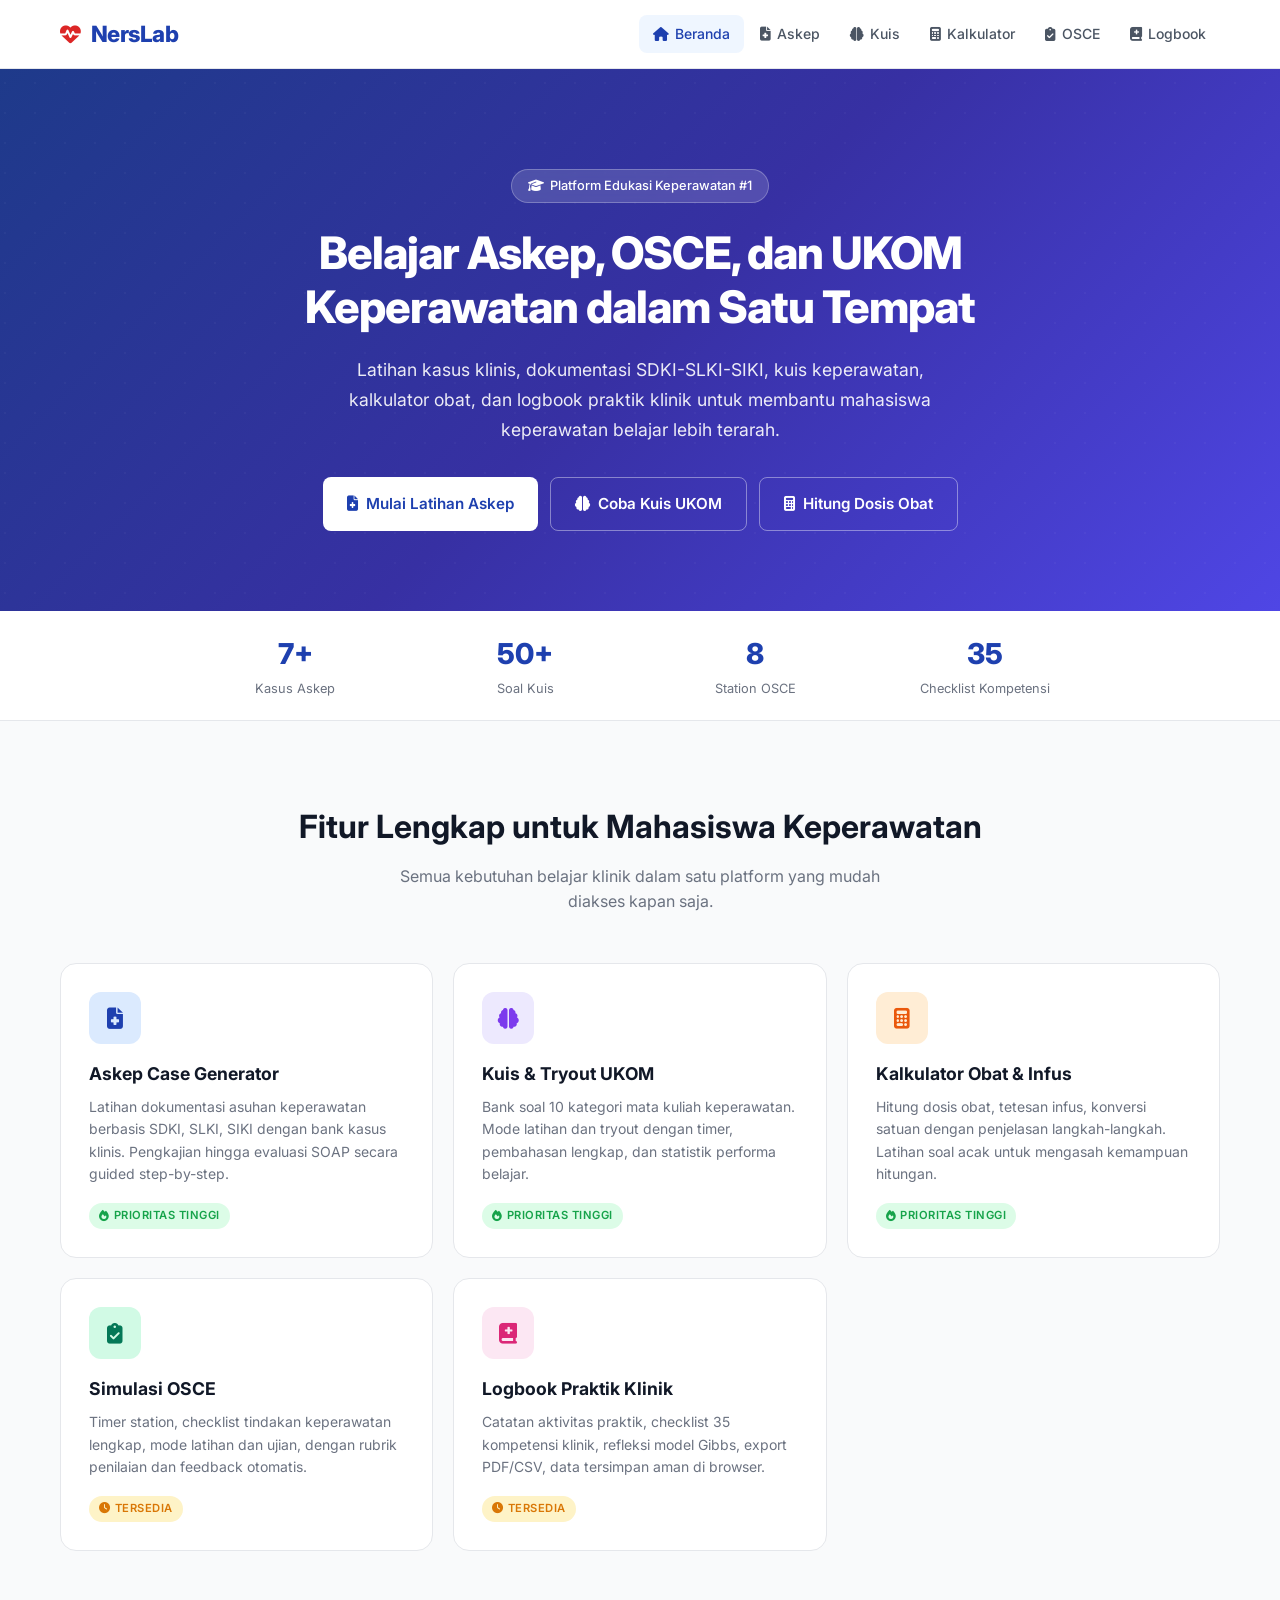
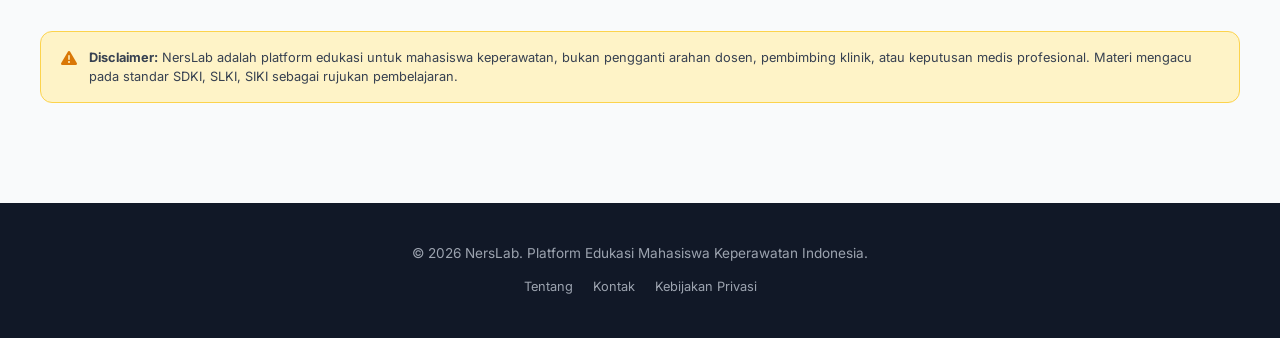
<file: index.html>
<!DOCTYPE html>
<html lang="id">
<head>
    <meta charset="UTF-8">
    <meta name="viewport" content="width=device-width, initial-scale=1.0">
    <title>NersLab - Platform Belajar Keperawatan Indonesia</title>
    <link rel="stylesheet" href="css/styles.css">
    <link rel="stylesheet" href="https://cdnjs.cloudflare.com/ajax/libs/font-awesome/6.4.0/css/all.min.css">
    <link href="https://fonts.googleapis.com/css2?family=Inter:wght@400;500;600;700;800&display=swap" rel="stylesheet">
</head>
<body>
    <nav class="navbar">
        <div class="nav-container">
            <a href="index.html" class="nav-logo">
                <i class="fas fa-heartbeat"></i> NersLab
            </a>
            <button class="nav-toggle" id="navToggle">
                <i class="fas fa-bars"></i>
            </button>
            <ul class="nav-menu" id="navMenu">
                <li><a href="index.html" class="nav-link active"><i class="fas fa-home"></i> Beranda</a></li>
                <li><a href="pages/askep.html" class="nav-link"><i class="fas fa-file-medical"></i> Askep</a></li>
                <li><a href="pages/kuis.html" class="nav-link"><i class="fas fa-brain"></i> Kuis</a></li>

                <li><a href="pages/kalkulator.html" class="nav-link"><i class="fas fa-calculator"></i> Kalkulator</a></li>
                <li><a href="pages/osce.html" class="nav-link"><i class="fas fa-clipboard-check"></i> OSCE</a></li>
                <li><a href="pages/logbook.html" class="nav-link"><i class="fas fa-book-medical"></i> Logbook</a></li>
            </ul>
        </div>
    </nav>

    <main class="hero">
        <div class="hero-content">
            <div class="hero-badge"><i class="fas fa-graduation-cap"></i> Platform Edukasi Keperawatan #1</div>
            <h1>Belajar Askep, OSCE, dan UKOM Keperawatan dalam Satu Tempat</h1>
            <p class="hero-subtitle">Latihan kasus klinis, dokumentasi SDKI-SLKI-SIKI, kuis keperawatan, kalkulator obat, dan logbook praktik klinik untuk membantu mahasiswa keperawatan belajar lebih terarah.</p>
            <div class="hero-cta">
                <a href="pages/askep.html" class="btn btn-white btn-lg"><i class="fas fa-file-medical"></i> Mulai Latihan Askep</a>
                <a href="pages/kuis.html" class="btn btn-outline btn-lg" style="border-color:rgba(255,255,255,0.4);color:#fff;"><i class="fas fa-brain"></i> Coba Kuis UKOM</a>
                <a href="pages/kalkulator.html" class="btn btn-outline btn-lg" style="border-color:rgba(255,255,255,0.4);color:#fff;"><i class="fas fa-calculator"></i> Hitung Dosis Obat</a>
            </div>
        </div>
    </main>


    <section class="stats-bar">
        <div class="stats-grid">
            <div class="stat-item">
                <div class="stat-number">7+</div>
                <div class="stat-label">Kasus Askep</div>
            </div>
            <div class="stat-item">
                <div class="stat-number">50+</div>
                <div class="stat-label">Soal Kuis</div>
            </div>
            <div class="stat-item">
                <div class="stat-number">8</div>
                <div class="stat-label">Station OSCE</div>
            </div>
            <div class="stat-item">
                <div class="stat-number">35</div>
                <div class="stat-label">Checklist Kompetensi</div>
            </div>
        </div>
    </section>

    <section class="features">
        <div class="container">
            <div class="section-header">
                <h2>Fitur Lengkap untuk Mahasiswa Keperawatan</h2>
                <p>Semua kebutuhan belajar klinik dalam satu platform yang mudah diakses kapan saja.</p>
            </div>
            <div class="feature-grid">
                <a href="pages/askep.html" class="feature-card">
                    <div class="feature-icon icon-blue"><i class="fas fa-file-medical"></i></div>
                    <h3>Askep Case Generator</h3>
                    <p>Latihan dokumentasi asuhan keperawatan berbasis SDKI, SLKI, SIKI dengan bank kasus klinis. Pengkajian hingga evaluasi SOAP secara guided step-by-step.</p>
                    <span class="feature-tag tag-high"><i class="fas fa-fire"></i> Prioritas Tinggi</span>
                </a>
                <a href="pages/kuis.html" class="feature-card">
                    <div class="feature-icon icon-purple"><i class="fas fa-brain"></i></div>
                    <h3>Kuis & Tryout UKOM</h3>
                    <p>Bank soal 10 kategori mata kuliah keperawatan. Mode latihan dan tryout dengan timer, pembahasan lengkap, dan statistik performa belajar.</p>
                    <span class="feature-tag tag-high"><i class="fas fa-fire"></i> Prioritas Tinggi</span>
                </a>

                <a href="pages/kalkulator.html" class="feature-card">
                    <div class="feature-icon icon-orange"><i class="fas fa-calculator"></i></div>
                    <h3>Kalkulator Obat & Infus</h3>
                    <p>Hitung dosis obat, tetesan infus, konversi satuan dengan penjelasan langkah-langkah. Latihan soal acak untuk mengasah kemampuan hitungan.</p>
                    <span class="feature-tag tag-high"><i class="fas fa-fire"></i> Prioritas Tinggi</span>
                </a>
                <a href="pages/osce.html" class="feature-card">
                    <div class="feature-icon icon-green"><i class="fas fa-clipboard-check"></i></div>
                    <h3>Simulasi OSCE</h3>
                    <p>Timer station, checklist tindakan keperawatan lengkap, mode latihan dan ujian, dengan rubrik penilaian dan feedback otomatis.</p>
                    <span class="feature-tag tag-med"><i class="fas fa-clock"></i> Tersedia</span>
                </a>
                <a href="pages/logbook.html" class="feature-card">
                    <div class="feature-icon icon-pink"><i class="fas fa-book-medical"></i></div>
                    <h3>Logbook Praktik Klinik</h3>
                    <p>Catatan aktivitas praktik, checklist 35 kompetensi klinik, refleksi model Gibbs, export PDF/CSV, data tersimpan aman di browser.</p>
                    <span class="feature-tag tag-med"><i class="fas fa-clock"></i> Tersedia</span>
                </a>
            </div>
        </div>
    </section>

    <section style="padding:0 20px 60px;">
        <div class="disclaimer">
            <i class="fas fa-exclamation-triangle"></i>
            <p><strong>Disclaimer:</strong> NersLab adalah platform edukasi untuk mahasiswa keperawatan, bukan pengganti arahan dosen, pembimbing klinik, atau keputusan medis profesional. Materi mengacu pada standar SDKI, SLKI, SIKI sebagai rujukan pembelajaran.</p>
        </div>
    </section>

    <footer class="footer">
        <div class="container">
            <p>&copy; 2026 NersLab. Platform Edukasi Mahasiswa Keperawatan Indonesia.</p>
            <div class="footer-links">
                <a href="#">Tentang</a>
                <a href="#">Kontak</a>
                <a href="#">Kebijakan Privasi</a>
            </div>
        </div>
    </footer>

    <script>
        document.getElementById('navToggle').addEventListener('click', () => {
            document.getElementById('navMenu').classList.toggle('active');
        });
    </script>
</body>
</html>
</file>
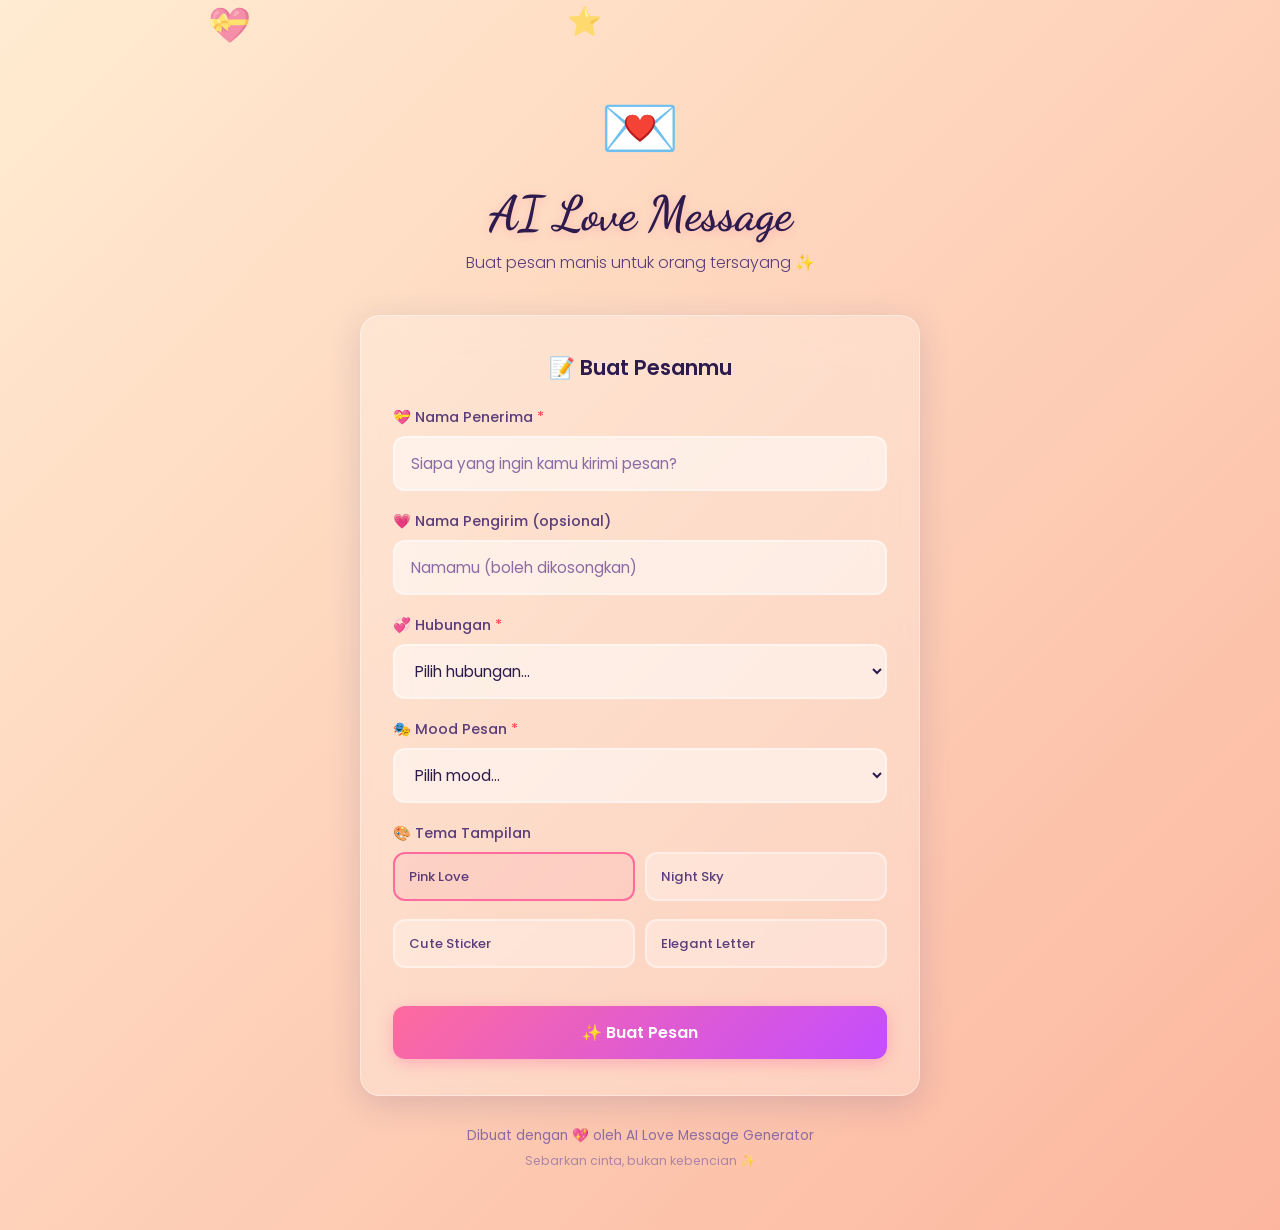
<file: ai-love-message/index.html>
<!DOCTYPE html>
<html lang="id">
<head>
    <meta charset="UTF-8">
    <meta name="viewport" content="width=device-width, initial-scale=1.0">
    <title>AI Love Message Generator 💌</title>
    <link rel="stylesheet" href="styles.css">
    <link rel="preconnect" href="https://fonts.googleapis.com">
    <link rel="preconnect" href="https://fonts.gstatic.com" crossorigin>
    <link href="https://fonts.googleapis.com/css2?family=Poppins:wght@300;400;500;600;700&family=Dancing+Script:wght@500;700&display=swap" rel="stylesheet">
    <meta name="description" content="Buat pesan romantis, lucu, dan manis untuk orang tersayang dengan bantuan AI. Bagikan cinta lewat kata-kata indah.">
    <meta property="og:title" content="AI Love Message Generator 💌">
    <meta property="og:description" content="Ada pesan spesial untukmu dari seseorang yang sayang kamu 💕">
    <meta property="og:type" content="website">
</head>
<body>
    <!-- Floating Hearts Animation -->
    <div class="floating-elements" id="floatingElements"></div>

    <!-- Main Container -->
    <div class="container">
        <!-- Header -->
        <header class="header">
            <div class="logo">💌</div>
            <h1 class="title">AI Love Message</h1>
            <p class="subtitle">Buat pesan manis untuk orang tersayang ✨</p>
        </header>

        <!-- Form Section -->
        <section class="form-section" id="formSection">
            <div class="card glass-card">
                <h2 class="card-title">📝 Buat Pesanmu</h2>
                <form id="messageForm" novalidate>
                    <!-- Nama Penerima -->
                    <div class="form-group">
                        <label for="recipientName">💝 Nama Penerima <span class="required">*</span></label>
                        <input type="text" id="recipientName" name="recipientName" placeholder="Siapa yang ingin kamu kirimi pesan?" maxlength="50" required>
                        <span class="error-msg" id="errorRecipient">Nama penerima wajib diisi ya 💕</span>
                    </div>

                    <!-- Nama Pengirim -->
                    <div class="form-group">
                        <label for="senderName">💗 Nama Pengirim (opsional)</label>
                        <input type="text" id="senderName" name="senderName" placeholder="Namamu (boleh dikosongkan)" maxlength="50">
                    </div>

                    <!-- Hubungan -->
                    <div class="form-group">
                        <label for="relationship">💞 Hubungan <span class="required">*</span></label>
                        <select id="relationship" name="relationship" required>
                            <option value="">Pilih hubungan...</option>
                            <option value="Pasangan">💑 Pasangan</option>
                            <option value="Sahabat">👯 Sahabat</option>
                            <option value="Crush">😍 Crush</option>
                            <option value="Keluarga">👨‍👩‍👧 Keluarga</option>
                            <option value="Teman Dekat">🤝 Teman Dekat</option>
                        </select>
                        <span class="error-msg" id="errorRelationship">Pilih hubungan dulu ya 💫</span>
                    </div>

                    <!-- Mood Pesan -->
                    <div class="form-group">
                        <label for="mood">🎭 Mood Pesan <span class="required">*</span></label>
                        <select id="mood" name="mood" required>
                            <option value="">Pilih mood...</option>
                            <option value="Romantis">🥰 Romantis</option>
                            <option value="Lucu">😂 Lucu</option>
                            <option value="Bucin">🥺 Bucin</option>
                            <option value="Minta Maaf">🙏 Minta Maaf</option>
                            <option value="Semangat">💪 Semangat</option>
                            <option value="Ulang Tahun">🎂 Ulang Tahun</option>
                            <option value="Kangen">💭 Kangen</option>
                        </select>
                        <span class="error-msg" id="errorMood">Pilih mood pesan dulu ya ✨</span>
                    </div>

                    <!-- Tema Tampilan -->
                    <div class="form-group">
                        <label>🎨 Tema Tampilan</label>
                        <div class="theme-options">
                            <label class="theme-option active" data-theme="Pink Love">
                                <input type="radio" name="theme" value="Pink Love" checked>
                                <span class="theme-preview pink-love"></span>
                                <span class="theme-name">Pink Love</span>
                            </label>
                            <label class="theme-option" data-theme="Night Sky">
                                <input type="radio" name="theme" value="Night Sky">
                                <span class="theme-preview night-sky"></span>
                                <span class="theme-name">Night Sky</span>
                            </label>
                            <label class="theme-option" data-theme="Cute Sticker">
                                <input type="radio" name="theme" value="Cute Sticker">
                                <span class="theme-preview cute-sticker"></span>
                                <span class="theme-name">Cute Sticker</span>
                            </label>
                            <label class="theme-option" data-theme="Elegant Letter">
                                <input type="radio" name="theme" value="Elegant Letter">
                                <span class="theme-preview elegant-letter"></span>
                                <span class="theme-name">Elegant Letter</span>
                            </label>
                        </div>
                    </div>

                    <!-- Submit Button -->
                    <button type="submit" class="btn btn-primary" id="btnGenerate">
                        <span class="btn-text">✨ Buat Pesan</span>
                        <span class="btn-loading" style="display:none;">
                            <span class="spinner"></span> Membuat pesan...
                        </span>
                    </button>
                </form>
            </div>
        </section>

        <!-- Loading Section -->
        <section class="loading-section" id="loadingSection" style="display:none;">
            <div class="card glass-card loading-card">
                <div class="loading-animation">
                    <div class="heart-beat">💝</div>
                    <p class="loading-text">Sedang merangkai kata-kata indah untukmu...</p>
                    <div class="loading-dots">
                        <span></span><span></span><span></span>
                    </div>
                </div>
            </div>
        </section>

        <!-- Result Section -->
        <section class="result-section" id="resultSection" style="display:none;">
            <div class="card glass-card result-card" id="resultCard">
                <div class="result-decoration">
                    <span>✨</span>
                    <span>✨</span>
                </div>
                <h2 class="result-title" id="resultTitle">Untuk Kamu</h2>
                <p class="result-opening" id="resultOpening">Opening text...</p>
                <div class="result-message" id="resultMessage">
                    <p>Main message...</p>
                </div>
                <p class="result-closing" id="resultClosing">Closing text...</p>
                <button class="btn btn-surprise" id="btnSurprise">💝 Buka Kejutan</button>
                <div class="surprise-content" id="surpriseContent" style="display:none;">
                    <div class="surprise-emoji">🎉💕🥰💖✨</div>
                    <p class="surprise-text">Kamu orang paling spesial di hidupku! 💗</p>
                </div>
            </div>

            <!-- Action Buttons -->
            <div class="action-buttons">
                <button class="btn btn-action" id="btnCopy" title="Salin Pesan">
                    📋 Salin
                </button>
                <button class="btn btn-action" id="btnLink" title="Buat Link">
                    🔗 Buat Link
                </button>
                <button class="btn btn-action" id="btnWhatsApp" title="Bagikan WhatsApp">
                    💬 WhatsApp
                </button>
                <button class="btn btn-action btn-reset" id="btnReset" title="Buat Baru">
                    🔄 Buat Baru
                </button>
            </div>

            <!-- Link Share Info -->
            <div class="link-info" id="linkInfo" style="display:none;">
                <p>🔗 Link berhasil dibuat!</p>
                <input type="text" id="shareLink" readonly>
                <button class="btn btn-small" id="btnCopyLink">Salin Link</button>
            </div>
        </section>

        <!-- Footer -->
        <footer class="footer">
            <p>Dibuat dengan 💖 oleh AI Love Message Generator</p>
            <p class="footer-note">Sebarkan cinta, bukan kebencian ✨</p>
        </footer>
    </div>

    <!-- Toast Notification -->
    <div class="toast" id="toast">
        <span id="toastMessage">Pesan berhasil disalin!</span>
    </div>

    <script src="script.js"></script>
</body>
</html>
</file>
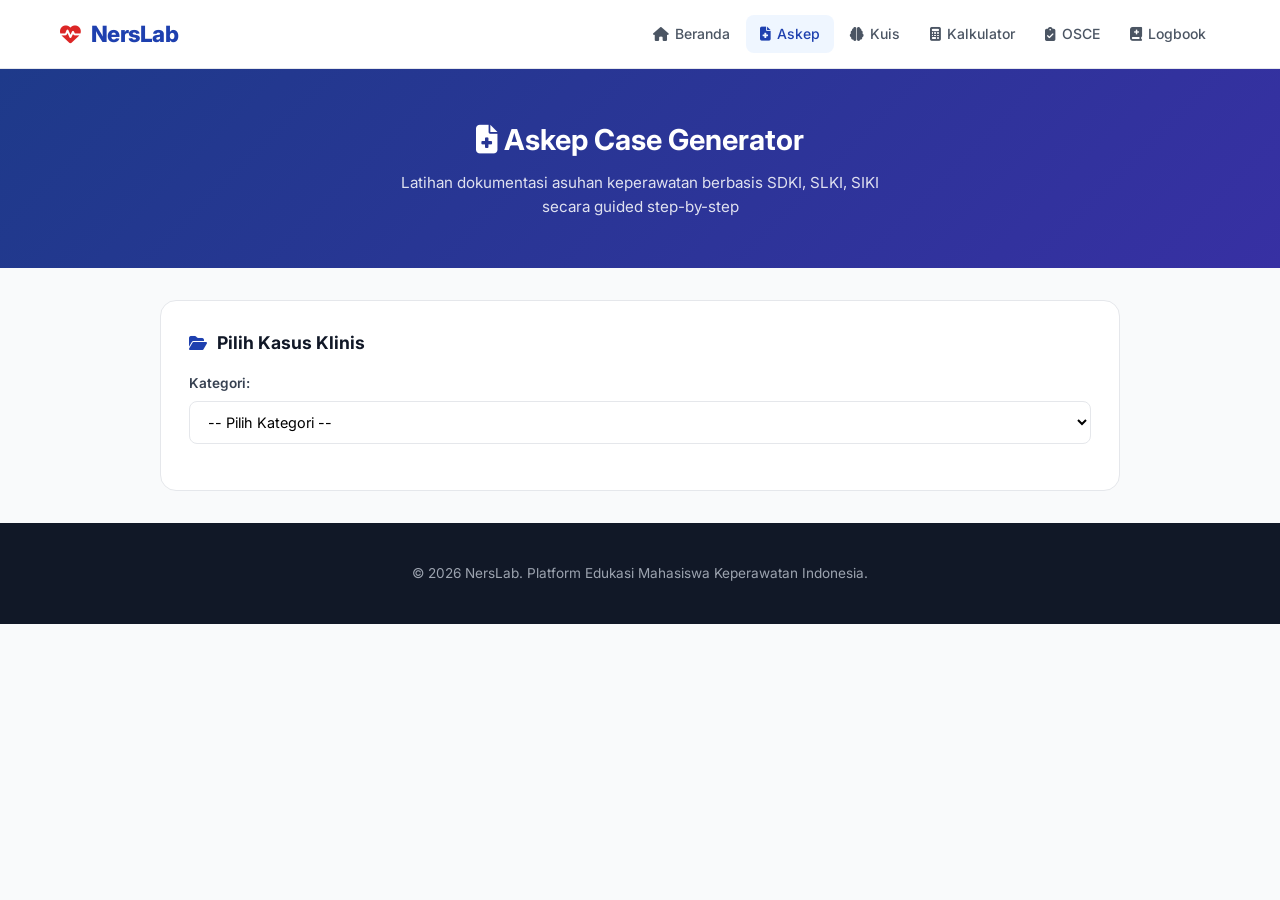
<file: pages/askep.html>
<!DOCTYPE html>
<html lang="id">
<head>
    <meta charset="UTF-8">
    <meta name="viewport" content="width=device-width, initial-scale=1.0">
    <title>Askep Case Generator - NersLab</title>
    <link rel="stylesheet" href="../css/styles.css">
    <link rel="stylesheet" href="https://cdnjs.cloudflare.com/ajax/libs/font-awesome/6.4.0/css/all.min.css">
    <link href="https://fonts.googleapis.com/css2?family=Inter:wght@400;500;600;700;800&display=swap" rel="stylesheet">
</head>
<body>
    <nav class="navbar">
        <div class="nav-container">
            <a href="../index.html" class="nav-logo"><i class="fas fa-heartbeat"></i> NersLab</a>
            <button class="nav-toggle" id="navToggle"><i class="fas fa-bars"></i></button>
            <ul class="nav-menu" id="navMenu">
                <li><a href="../index.html" class="nav-link"><i class="fas fa-home"></i> Beranda</a></li>
                <li><a href="askep.html" class="nav-link active"><i class="fas fa-file-medical"></i> Askep</a></li>
                <li><a href="kuis.html" class="nav-link"><i class="fas fa-brain"></i> Kuis</a></li>

                <li><a href="kalkulator.html" class="nav-link"><i class="fas fa-calculator"></i> Kalkulator</a></li>
                <li><a href="osce.html" class="nav-link"><i class="fas fa-clipboard-check"></i> OSCE</a></li>
                <li><a href="logbook.html" class="nav-link"><i class="fas fa-book-medical"></i> Logbook</a></li>
            </ul>
        </div>
    </nav>

    <div class="page-header">
        <h1><i class="fas fa-file-medical"></i> Askep Case Generator</h1>
        <p>Latihan dokumentasi asuhan keperawatan berbasis SDKI, SLKI, SIKI secara guided step-by-step</p>
    </div>

    <div class="page-content">
        <!-- Step 1: Pilih Kasus -->
        <div class="card" id="stepSelect">
            <h3><i class="fas fa-folder-open"></i> Pilih Kasus Klinis</h3>
            <div class="form-group">
                <label for="caseCategory">Kategori:</label>
                <select id="caseCategory">
                    <option value="">-- Pilih Kategori --</option>
                    <option value="dewasa">Keperawatan Dewasa (KMB)</option>
                    <option value="anak">Keperawatan Anak</option>
                    <option value="maternitas">Keperawatan Maternitas</option>
                    <option value="lansia">Keperawatan Gerontik</option>
                    <option value="gawatdarurat">Gawat Darurat</option>
                </select>
            </div>
            <div id="caseList" style="display:none;">
                <label style="font-weight:600;font-size:0.85rem;color:var(--gray-700);margin-bottom:8px;display:block;">Pilih Kasus:</label>
                <div id="caseButtons" class="btn-group"></div>
            </div>
        </div>


        <!-- Stepper Progress -->
        <div id="askepStepper" style="display:none;">
            <div class="card" style="padding:16px 20px;">
                <div class="stepper" id="stepperNav"></div>
                <div class="progress-bar"><div class="progress-fill" id="askepProgress" style="width:0%"></div></div>
            </div>
        </div>

        <!-- Step 2: Skenario -->
        <div class="card" id="stepScenario" style="display:none;">
            <h3><i class="fas fa-user-injured"></i> Skenario Kasus</h3>
            <div id="caseScenario" class="alert alert-info"></div>
            <div id="patientInfo"></div>
            <div class="btn-group" style="margin-top:16px;">
                <button class="btn btn-primary" id="btnStartAskep"><i class="fas fa-arrow-right"></i> Mulai Mengerjakan</button>
            </div>
        </div>

        <!-- Step 3: Pengkajian -->
        <div class="card" id="stepPengkajian" style="display:none;">
            <h3><i class="fas fa-search"></i> Langkah 1: Pengkajian</h3>
            <p style="color:var(--gray-500);font-size:0.85rem;margin-bottom:16px;">Identifikasi data subjektif dan objektif berdasarkan skenario kasus.</p>
            <div class="form-group">
                <label for="dataSubjektif">Data Subjektif (keluhan pasien):</label>
                <textarea id="dataSubjektif" placeholder="Tuliskan keluhan yang disampaikan pasien..."></textarea>
                <p class="form-hint">Contoh: Pasien mengatakan nyeri di..., sesak sejak...</p>
            </div>
            <div class="form-group">
                <label for="dataObjektif">Data Objektif (hasil pemeriksaan):</label>
                <textarea id="dataObjektif" placeholder="Tuliskan hasil pengkajian fisik dan penunjang..."></textarea>
                <p class="form-hint">Contoh: TD 140/90 mmHg, N 98x/mnt, tampak meringis...</p>
            </div>
            <div class="btn-group">
                <button class="btn btn-outline" onclick="prevStep()"><i class="fas fa-arrow-left"></i> Kembali</button>
                <button class="btn btn-primary" onclick="nextStep()">Lanjut <i class="fas fa-arrow-right"></i></button>
            </div>
        </div>


        <!-- Step 4: Diagnosis SDKI -->
        <div class="card" id="stepDiagnosis" style="display:none;">
            <h3><i class="fas fa-diagnoses"></i> Langkah 2: Diagnosis Keperawatan (SDKI)</h3>
            <p style="color:var(--gray-500);font-size:0.85rem;margin-bottom:16px;">Rumuskan diagnosis keperawatan menggunakan format: Masalah b.d. Etiologi d.d. Tanda/Gejala</p>
            <div class="form-group">
                <label for="masalahKeperawatan">Diagnosis Keperawatan:</label>
                <textarea id="masalahKeperawatan" placeholder="Contoh: Nyeri Akut b.d. agen pencedera fisiologis d.d. pasien mengeluh nyeri skala 7/10, tampak meringis..."></textarea>
            </div>
            <div class="btn-group">
                <button class="btn btn-outline" onclick="prevStep()"><i class="fas fa-arrow-left"></i> Kembali</button>
                <button class="btn btn-primary" onclick="nextStep()">Lanjut <i class="fas fa-arrow-right"></i></button>
            </div>
        </div>

        <!-- Step 5: Luaran SLKI -->
        <div class="card" id="stepLuaran" style="display:none;">
            <h3><i class="fas fa-bullseye"></i> Langkah 3: Luaran Keperawatan (SLKI)</h3>
            <p style="color:var(--gray-500);font-size:0.85rem;margin-bottom:16px;">Tentukan tujuan dan kriteria hasil yang diharapkan.</p>
            <div class="form-group">
                <label for="tujuanLuaran">Tujuan dan Kriteria Hasil:</label>
                <textarea id="tujuanLuaran" placeholder="Contoh: Setelah dilakukan tindakan keperawatan 3x24 jam, tingkat nyeri menurun dengan kriteria hasil: skala nyeri turun menjadi 3/10..."></textarea>
            </div>
            <div class="btn-group">
                <button class="btn btn-outline" onclick="prevStep()"><i class="fas fa-arrow-left"></i> Kembali</button>
                <button class="btn btn-primary" onclick="nextStep()">Lanjut <i class="fas fa-arrow-right"></i></button>
            </div>
        </div>


        <!-- Step 6: Intervensi SIKI -->
        <div class="card" id="stepIntervensi" style="display:none;">
            <h3><i class="fas fa-hand-holding-medical"></i> Langkah 4: Intervensi (SIKI) & Rasional</h3>
            <p style="color:var(--gray-500);font-size:0.85rem;margin-bottom:16px;">Tuliskan intervensi keperawatan beserta rasional ilmiahnya.</p>
            <div class="form-group">
                <label for="intervensi">Intervensi Keperawatan:</label>
                <textarea id="intervensi" placeholder="1. Identifikasi lokasi, karakteristik nyeri&#10;2. Berikan teknik nonfarmakologis&#10;3. Kolaborasi pemberian analgetik..."></textarea>
            </div>
            <div class="form-group">
                <label for="rasional">Rasional Tindakan:</label>
                <textarea id="rasional" placeholder="1. Pengkajian nyeri komprehensif untuk intervensi tepat&#10;2. Teknik distraksi membantu mengurangi persepsi nyeri&#10;3. Analgetik menghambat transmisi nyeri..."></textarea>
            </div>
            <div class="btn-group">
                <button class="btn btn-outline" onclick="prevStep()"><i class="fas fa-arrow-left"></i> Kembali</button>
                <button class="btn btn-primary" onclick="nextStep()">Lanjut <i class="fas fa-arrow-right"></i></button>
            </div>
        </div>

        <!-- Step 7: Evaluasi SOAP -->
        <div class="card" id="stepEvaluasi" style="display:none;">
            <h3><i class="fas fa-clipboard-list"></i> Langkah 5: Evaluasi (SOAP)</h3>
            <p style="color:var(--gray-500);font-size:0.85rem;margin-bottom:16px;">Dokumentasikan evaluasi menggunakan format SOAP.</p>
            <div class="form-group">
                <label for="evalS">S (Subjektif) - Respon pasien:</label>
                <textarea id="evalS" placeholder="Pasien mengatakan..." style="min-height:70px;"></textarea>
            </div>
            <div class="form-group">
                <label for="evalO">O (Objektif) - Data pemeriksaan:</label>
                <textarea id="evalO" placeholder="TD .../... mmHg, tampak..." style="min-height:70px;"></textarea>
            </div>
            <div class="form-group">
                <label for="evalA">A (Analisis) - Masalah teratasi?</label>
                <textarea id="evalA" placeholder="Masalah ... teratasi/teratasi sebagian/belum teratasi" style="min-height:70px;"></textarea>
            </div>
            <div class="form-group">
                <label for="evalP">P (Planning) - Rencana selanjutnya:</label>
                <textarea id="evalP" placeholder="Lanjutkan intervensi, monitor..." style="min-height:70px;"></textarea>
            </div>
            <div class="btn-group">
                <button class="btn btn-outline" onclick="prevStep()"><i class="fas fa-arrow-left"></i> Kembali</button>
                <button class="btn btn-success" id="btnSubmitAskep"><i class="fas fa-check-circle"></i> Selesai & Cek Jawaban</button>
            </div>
        </div>


        <!-- Result / Feedback -->
        <div class="card" id="stepResult" style="display:none;">
            <h3><i class="fas fa-chart-bar"></i> Hasil Penilaian</h3>
            <div class="score-display">
                <div class="score-number" id="askepScoreNum">0%</div>
                <div class="score-label">Skor Kelengkapan Askep</div>
            </div>
            <div class="progress-bar" style="margin:16px 0;"><div class="progress-fill" id="askepScoreBar" style="width:0%"></div></div>
            <div id="askepFeedback"></div>
            <div class="btn-group" style="margin-top:20px;justify-content:center;">
                <button class="btn btn-primary" id="btnShowAnswer"><i class="fas fa-lightbulb"></i> Lihat Contoh Jawaban</button>
                <button class="btn btn-warning" id="btnResetAskep"><i class="fas fa-redo"></i> Ulangi Kasus</button>
                <button class="btn btn-outline" id="btnNewCase"><i class="fas fa-folder-open"></i> Pilih Kasus Lain</button>
            </div>
        </div>

        <!-- Contoh Jawaban -->
        <div class="card" id="answerDisplay" style="display:none;">
            <h3><i class="fas fa-lightbulb"></i> Contoh Jawaban Referensi</h3>
            <div class="alert alert-info" style="margin-bottom:16px;">
                <i class="fas fa-info-circle"></i>
                <span>Ini contoh jawaban untuk referensi. Jawaban Anda bisa berbeda dan tetap benar selama sesuai kondisi kasus dan standar SDKI-SLKI-SIKI.</span>
            </div>
            <div id="answerContent"></div>
        </div>
    </div>

    <div class="toast-container" id="toastContainer"></div>

    <footer class="footer">
        <div class="container">
            <p>&copy; 2026 NersLab. Platform Edukasi Mahasiswa Keperawatan Indonesia.</p>
        </div>
    </footer>

    <script src="../js/askep.js"></script>
    <script>
        document.getElementById('navToggle').addEventListener('click', () => {
            document.getElementById('navMenu').classList.toggle('active');
        });
    </script>
</body>
</html>
</file>
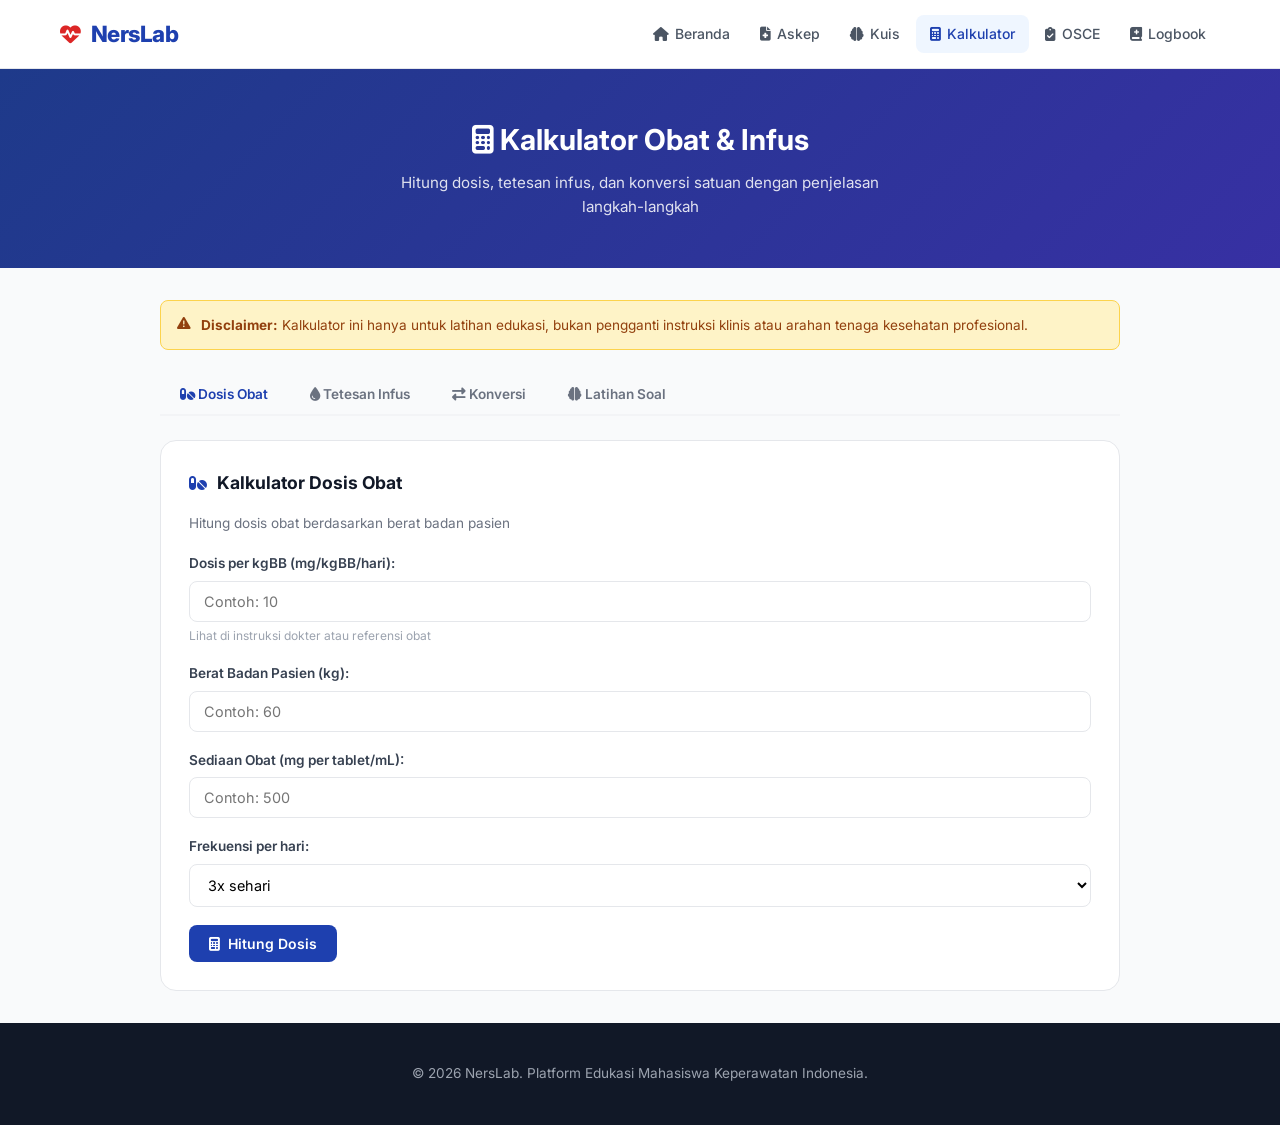
<file: pages/kalkulator.html>
<!DOCTYPE html>
<html lang="id">
<head>
    <meta charset="UTF-8">
    <meta name="viewport" content="width=device-width, initial-scale=1.0">
    <title>Kalkulator Obat & Infus - NersLab</title>
    <link rel="stylesheet" href="../css/styles.css">
    <link rel="stylesheet" href="https://cdnjs.cloudflare.com/ajax/libs/font-awesome/6.4.0/css/all.min.css">
    <link href="https://fonts.googleapis.com/css2?family=Inter:wght@400;500;600;700;800&display=swap" rel="stylesheet">
</head>
<body>
    <nav class="navbar">
        <div class="nav-container">
            <a href="../index.html" class="nav-logo"><i class="fas fa-heartbeat"></i> NersLab</a>
            <button class="nav-toggle" id="navToggle"><i class="fas fa-bars"></i></button>
            <ul class="nav-menu" id="navMenu">
                <li><a href="../index.html" class="nav-link"><i class="fas fa-home"></i> Beranda</a></li>
                <li><a href="askep.html" class="nav-link"><i class="fas fa-file-medical"></i> Askep</a></li>
                <li><a href="kuis.html" class="nav-link"><i class="fas fa-brain"></i> Kuis</a></li>
                <li><a href="kalkulator.html" class="nav-link active"><i class="fas fa-calculator"></i> Kalkulator</a></li>
                <li><a href="osce.html" class="nav-link"><i class="fas fa-clipboard-check"></i> OSCE</a></li>
                <li><a href="logbook.html" class="nav-link"><i class="fas fa-book-medical"></i> Logbook</a></li>
            </ul>
        </div>
    </nav>

    <div class="page-header">
        <h1><i class="fas fa-calculator"></i> Kalkulator Obat & Infus</h1>
        <p>Hitung dosis, tetesan infus, dan konversi satuan dengan penjelasan langkah-langkah</p>
    </div>


    <div class="page-content">
        <div class="alert alert-warning" style="margin-bottom:24px;">
            <i class="fas fa-exclamation-triangle"></i>
            <span><strong>Disclaimer:</strong> Kalkulator ini hanya untuk latihan edukasi, bukan pengganti instruksi klinis atau arahan tenaga kesehatan profesional.</span>
        </div>

        <!-- Tabs -->
        <div class="tabs">
            <button class="tab-btn active" data-tab="dosis"><i class="fas fa-pills"></i> Dosis Obat</button>
            <button class="tab-btn" data-tab="infus"><i class="fas fa-tint"></i> Tetesan Infus</button>
            <button class="tab-btn" data-tab="konversi"><i class="fas fa-exchange-alt"></i> Konversi</button>
            <button class="tab-btn" data-tab="latihan"><i class="fas fa-brain"></i> Latihan Soal</button>
        </div>

        <!-- Tab: Dosis Obat -->
        <div class="tab-content active" id="tab-dosis">
            <div class="card">
                <h3><i class="fas fa-pills"></i> Kalkulator Dosis Obat</h3>
                <p style="color:var(--gray-500);font-size:0.85rem;margin-bottom:18px;">Hitung dosis obat berdasarkan berat badan pasien</p>
                <div class="form-group">
                    <label for="dosisPerKg">Dosis per kgBB (mg/kgBB/hari):</label>
                    <input type="number" id="dosisPerKg" placeholder="Contoh: 10" step="0.1" min="0">
                    <p class="form-hint">Lihat di instruksi dokter atau referensi obat</p>
                    <p class="error-msg">Nilai harus lebih dari 0</p>
                </div>
                <div class="form-group">
                    <label for="beratBadan">Berat Badan Pasien (kg):</label>
                    <input type="number" id="beratBadan" placeholder="Contoh: 60" step="0.1" min="0.5" max="300">
                    <p class="error-msg">BB harus antara 0.5 - 300 kg</p>
                </div>
                <div class="form-group">
                    <label for="sediaanObat">Sediaan Obat (mg per tablet/mL):</label>
                    <input type="number" id="sediaanObat" placeholder="Contoh: 500" step="0.1" min="0">
                    <p class="error-msg">Nilai harus lebih dari 0</p>
                </div>
                <div class="form-group">
                    <label for="frekuensi">Frekuensi per hari:</label>
                    <select id="frekuensi">
                        <option value="1">1x sehari</option>
                        <option value="2">2x sehari</option>
                        <option value="3" selected>3x sehari</option>
                        <option value="4">4x sehari</option>
                        <option value="6">6x sehari (tiap 4 jam)</option>
                    </select>
                </div>
                <button class="btn btn-primary" id="btnHitungDosis"><i class="fas fa-calculator"></i> Hitung Dosis</button>
                <div id="hasilDosis" style="display:none;"></div>
            </div>
        </div>


        <!-- Tab: Tetesan Infus -->
        <div class="tab-content" id="tab-infus">
            <div class="card">
                <h3><i class="fas fa-tint"></i> Kalkulator Tetesan Infus</h3>
                <p style="color:var(--gray-500);font-size:0.85rem;margin-bottom:18px;">Hitung jumlah tetesan per menit (TPM)</p>
                <div class="form-group">
                    <label for="volumeInfus">Volume Cairan (mL):</label>
                    <input type="number" id="volumeInfus" placeholder="Contoh: 500" min="1">
                    <p class="error-msg">Volume harus lebih dari 0</p>
                </div>
                <div class="form-group">
                    <label for="waktuInfus">Waktu Pemberian (jam):</label>
                    <input type="number" id="waktuInfus" placeholder="Contoh: 8" step="0.5" min="0.5" max="48">
                    <p class="error-msg">Waktu harus antara 0.5 - 48 jam</p>
                </div>
                <div class="form-group">
                    <label for="faktorTetes">Faktor Tetes (tetes/mL):</label>
                    <select id="faktorTetes">
                        <option value="20">Makro - 20 tetes/mL</option>
                        <option value="15">Makro - 15 tetes/mL</option>
                        <option value="60">Mikro - 60 tetes/mL</option>
                    </select>
                    <p class="form-hint">Makro untuk dewasa, Mikro untuk anak/neonatus</p>
                </div>
                <button class="btn btn-primary" id="btnHitungInfus"><i class="fas fa-calculator"></i> Hitung Tetesan</button>
                <div id="hasilInfus" style="display:none;"></div>
            </div>
        </div>

        <!-- Tab: Konversi -->
        <div class="tab-content" id="tab-konversi">
            <div class="card">
                <h3><i class="fas fa-exchange-alt"></i> Konversi Satuan</h3>
                <p style="color:var(--gray-500);font-size:0.85rem;margin-bottom:18px;">Konversi antar satuan dosis obat</p>
                <div class="form-group">
                    <label for="nilaiKonversi">Nilai:</label>
                    <input type="number" id="nilaiKonversi" placeholder="Masukkan angka" step="any" min="0">
                    <p class="error-msg">Masukkan nilai yang valid</p>
                </div>
                <div class="form-group">
                    <label for="dariSatuan">Dari:</label>
                    <select id="dariSatuan">
                        <option value="g">gram (g)</option>
                        <option value="mg" selected>miligram (mg)</option>
                        <option value="mcg">mikrogram (mcg)</option>
                        <option value="L">liter (L)</option>
                        <option value="mL">mililiter (mL)</option>
                        <option value="cc">cc</option>
                    </select>
                </div>
                <div class="form-group">
                    <label for="keSatuan">Ke:</label>
                    <select id="keSatuan">
                        <option value="g">gram (g)</option>
                        <option value="mg">miligram (mg)</option>
                        <option value="mcg" selected>mikrogram (mcg)</option>
                        <option value="L">liter (L)</option>
                        <option value="mL">mililiter (mL)</option>
                        <option value="cc">cc</option>
                    </select>
                </div>
                <button class="btn btn-primary" id="btnKonversi"><i class="fas fa-exchange-alt"></i> Konversi</button>
                <div id="hasilKonversi" style="display:none;"></div>
            </div>
        </div>


        <!-- Tab: Latihan -->
        <div class="tab-content" id="tab-latihan">
            <div class="card">
                <h3><i class="fas fa-brain"></i> Latihan Soal Hitungan</h3>
                <p style="color:var(--gray-500);font-size:0.85rem;margin-bottom:18px;">Latih kemampuan menghitung dosis dan tetesan infus dengan soal acak</p>
                <div id="soalLatihan">
                    <div class="empty-state">
                        <i class="fas fa-calculator"></i>
                        <h4>Klik tombol di bawah untuk memulai latihan</h4>
                        <p>Soal akan diacak dari berbagai tipe hitungan keperawatan</p>
                    </div>
                </div>
                <div class="form-group" id="jawabanGroup" style="display:none;">
                    <label for="jawabanUser">Jawaban Anda (angka):</label>
                    <input type="number" id="jawabanUser" placeholder="Masukkan jawaban" step="any">
                </div>
                <div class="btn-group">
                    <button class="btn btn-primary" id="btnSoalBaru"><i class="fas fa-random"></i> Soal Baru</button>
                    <button class="btn btn-success" id="btnCekJawaban" style="display:none;"><i class="fas fa-check"></i> Cek Jawaban</button>
                </div>
                <div id="hasilLatihan" style="display:none;"></div>
            </div>
        </div>
    </div>

    <div class="toast-container" id="toastContainer"></div>

    <footer class="footer">
        <div class="container">
            <p>&copy; 2026 NersLab. Platform Edukasi Mahasiswa Keperawatan Indonesia.</p>
        </div>
    </footer>

    <script src="../js/kalkulator.js"></script>
    <script>
        document.getElementById('navToggle').addEventListener('click', () => {
            document.getElementById('navMenu').classList.toggle('active');
        });
    </script>
</body>
</html>
</file>
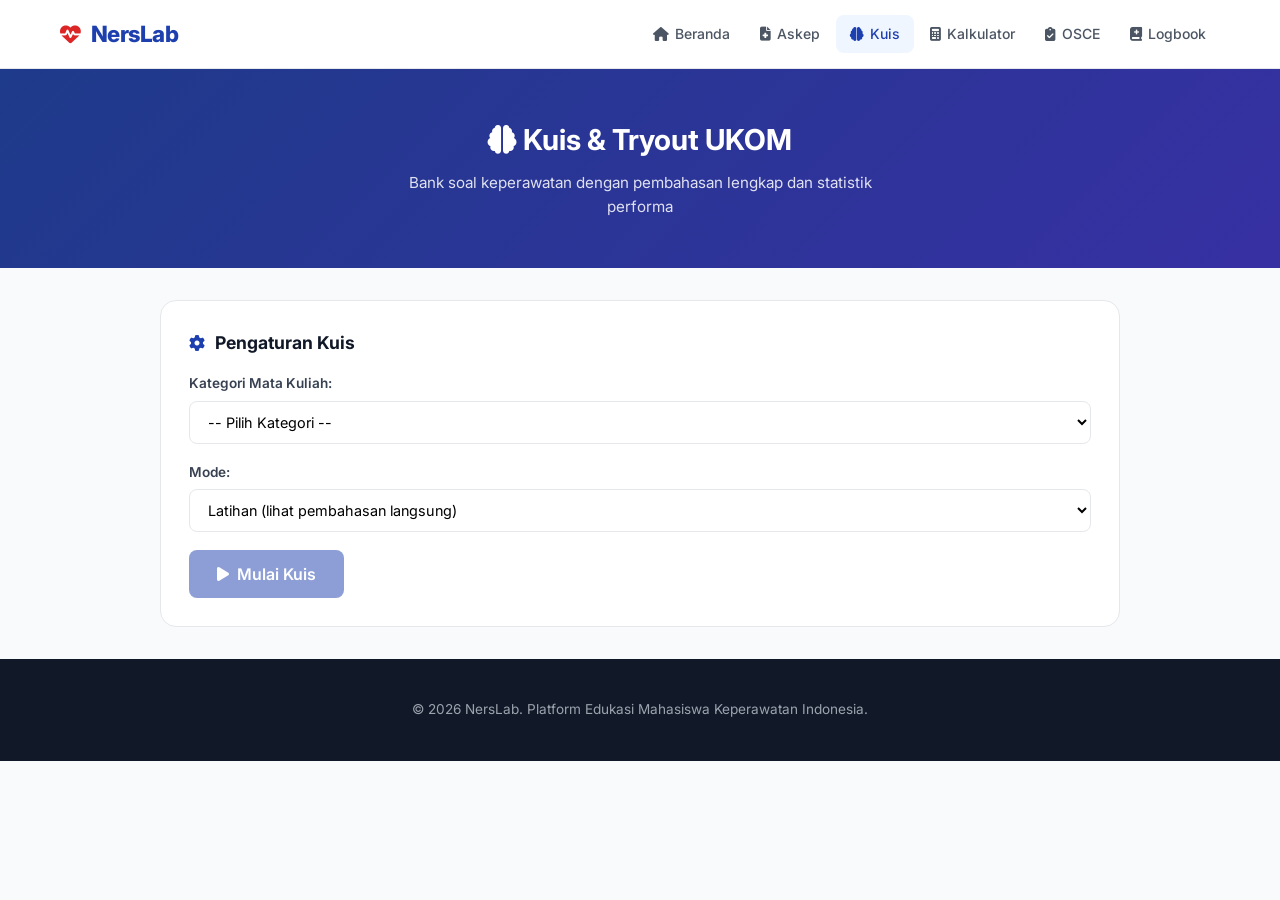
<file: pages/kuis.html>
<!DOCTYPE html>
<html lang="id">
<head>
    <meta charset="UTF-8">
    <meta name="viewport" content="width=device-width, initial-scale=1.0">
    <title>Kuis & Tryout UKOM - NersLab</title>
    <link rel="stylesheet" href="../css/styles.css">
    <link rel="stylesheet" href="https://cdnjs.cloudflare.com/ajax/libs/font-awesome/6.4.0/css/all.min.css">
    <link href="https://fonts.googleapis.com/css2?family=Inter:wght@400;500;600;700;800&display=swap" rel="stylesheet">
</head>
<body>
    <nav class="navbar">
        <div class="nav-container">
            <a href="../index.html" class="nav-logo"><i class="fas fa-heartbeat"></i> NersLab</a>
            <button class="nav-toggle" id="navToggle"><i class="fas fa-bars"></i></button>
            <ul class="nav-menu" id="navMenu">
                <li><a href="../index.html" class="nav-link"><i class="fas fa-home"></i> Beranda</a></li>
                <li><a href="askep.html" class="nav-link"><i class="fas fa-file-medical"></i> Askep</a></li>
                <li><a href="kuis.html" class="nav-link active"><i class="fas fa-brain"></i> Kuis</a></li>
                <li><a href="kalkulator.html" class="nav-link"><i class="fas fa-calculator"></i> Kalkulator</a></li>
                <li><a href="osce.html" class="nav-link"><i class="fas fa-clipboard-check"></i> OSCE</a></li>
                <li><a href="logbook.html" class="nav-link"><i class="fas fa-book-medical"></i> Logbook</a></li>
            </ul>
        </div>
    </nav>

    <div class="page-header">
        <h1><i class="fas fa-brain"></i> Kuis & Tryout UKOM</h1>
        <p>Bank soal keperawatan dengan pembahasan lengkap dan statistik performa</p>
    </div>


    <div class="page-content">
        <!-- Quiz Setup -->
        <div class="card" id="quizSetup">
            <h3><i class="fas fa-cog"></i> Pengaturan Kuis</h3>
            <div class="form-group">
                <label for="quizCategory">Kategori Mata Kuliah:</label>
                <select id="quizCategory">
                    <option value="">-- Pilih Kategori --</option>
                    <option value="kmb">Keperawatan Medikal Bedah (KMB)</option>
                    <option value="anak">Keperawatan Anak</option>
                    <option value="maternitas">Keperawatan Maternitas</option>
                    <option value="jiwa">Keperawatan Jiwa</option>
                    <option value="komunitas">Keperawatan Komunitas</option>
                    <option value="gerontik">Keperawatan Gerontik</option>
                    <option value="gadar">Gawat Darurat</option>
                    <option value="manajemen">Manajemen Keperawatan</option>
                    <option value="farmakologi">Farmakologi</option>
                    <option value="etika">Etika & Hukum Keperawatan</option>
                </select>
            </div>
            <div class="form-group">
                <label for="quizMode">Mode:</label>
                <select id="quizMode">
                    <option value="latihan">Latihan (lihat pembahasan langsung)</option>
                    <option value="tryout">Tryout UKOM (timer + skor di akhir)</option>
                </select>
            </div>
            <div class="form-group" id="timerSetting" style="display:none;">
                <label for="quizTime">Waktu per soal (detik):</label>
                <select id="quizTime">
                    <option value="60">60 detik</option>
                    <option value="90" selected>90 detik</option>
                    <option value="120">120 detik</option>
                    <option value="0">Tanpa batas waktu</option>
                </select>
            </div>
            <button class="btn btn-primary btn-lg" id="btnStartQuiz" disabled>
                <i class="fas fa-play"></i> Mulai Kuis
            </button>
        </div>


        <!-- Quiz Progress -->
        <div class="card" id="quizProgress" style="display:none;">
            <div style="display:flex;justify-content:space-between;align-items:center;flex-wrap:wrap;gap:10px;">
                <span class="badge badge-primary" id="quizInfo"></span>
                <span id="quizCounter" style="font-weight:600;font-size:0.85rem;color:var(--gray-600);"></span>
                <span id="quizTimer" class="badge badge-warning" style="display:none;"></span>
            </div>
            <div class="progress-bar" style="margin-top:12px;">
                <div class="progress-fill" id="quizProgressBar" style="width:0%"></div>
            </div>
        </div>

        <!-- Question Card -->
        <div class="card" id="questionCard" style="display:none;">
            <div id="questionText" style="font-size:1rem;margin-bottom:20px;line-height:1.7;color:var(--gray-800);"></div>
            <div id="optionsContainer"></div>
            <div id="explanationBox" class="alert alert-info" style="display:none;margin-top:16px;"></div>
            <div class="btn-group" style="margin-top:20px;">
                <button class="btn btn-primary" id="btnNext" style="display:none;">Soal Berikutnya <i class="fas fa-arrow-right"></i></button>
            </div>
        </div>

        <!-- Quiz Result -->
        <div class="card" id="quizResult" style="display:none;">
            <div class="score-display">
                <div class="score-number" id="finalScore">0/0</div>
                <div class="score-label">Skor Akhir</div>
            </div>
            <div class="progress-bar" style="margin:20px 0;">
                <div class="progress-fill" id="resultBar" style="width:0%"></div>
            </div>
            <div id="resultGrade" style="text-align:center;margin-bottom:20px;"></div>
            <div id="resultStats"></div>
            <div id="resultDetails" style="margin-top:20px;"></div>
            <div class="btn-group" style="justify-content:center;margin-top:24px;">
                <button class="btn btn-primary" id="btnRetry"><i class="fas fa-redo"></i> Ulangi Kuis</button>
                <button class="btn btn-outline" id="btnBackToMenu"><i class="fas fa-list"></i> Kategori Lain</button>
            </div>
        </div>
    </div>

    <div class="toast-container" id="toastContainer"></div>

    <footer class="footer">
        <div class="container">
            <p>&copy; 2026 NersLab. Platform Edukasi Mahasiswa Keperawatan Indonesia.</p>
        </div>
    </footer>

    <script src="../js/kuis.js"></script>
    <script>
        document.getElementById('navToggle').addEventListener('click', () => {
            document.getElementById('navMenu').classList.toggle('active');
        });
    </script>
</body>
</html>
</file>
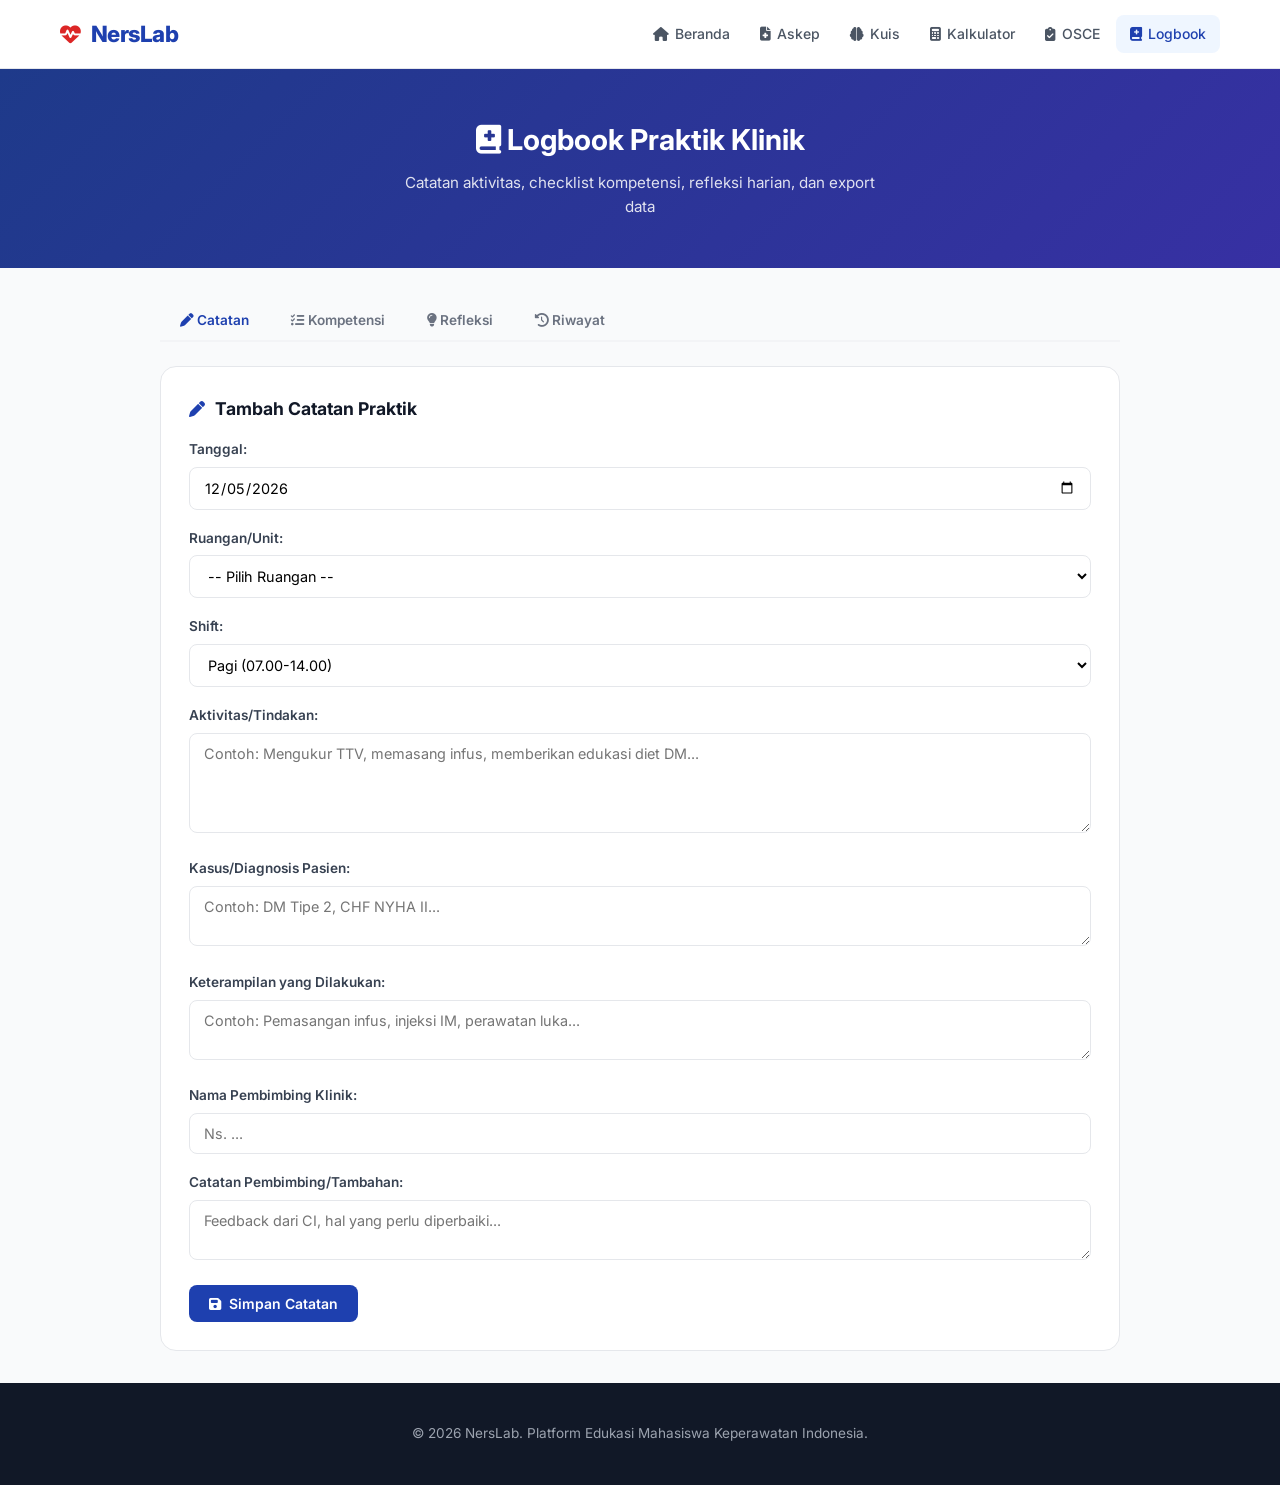
<file: pages/logbook.html>
<!DOCTYPE html>
<html lang="id">
<head>
    <meta charset="UTF-8">
    <meta name="viewport" content="width=device-width, initial-scale=1.0">
    <title>Logbook Praktik Klinik - NersLab</title>
    <link rel="stylesheet" href="../css/styles.css">
    <link rel="stylesheet" href="https://cdnjs.cloudflare.com/ajax/libs/font-awesome/6.4.0/css/all.min.css">
    <link href="https://fonts.googleapis.com/css2?family=Inter:wght@400;500;600;700;800&display=swap" rel="stylesheet">
</head>
<body>
    <nav class="navbar">
        <div class="nav-container">
            <a href="../index.html" class="nav-logo"><i class="fas fa-heartbeat"></i> NersLab</a>
            <button class="nav-toggle" id="navToggle"><i class="fas fa-bars"></i></button>
            <ul class="nav-menu" id="navMenu">
                <li><a href="../index.html" class="nav-link"><i class="fas fa-home"></i> Beranda</a></li>
                <li><a href="askep.html" class="nav-link"><i class="fas fa-file-medical"></i> Askep</a></li>
                <li><a href="kuis.html" class="nav-link"><i class="fas fa-brain"></i> Kuis</a></li>
                <li><a href="kalkulator.html" class="nav-link"><i class="fas fa-calculator"></i> Kalkulator</a></li>
                <li><a href="osce.html" class="nav-link"><i class="fas fa-clipboard-check"></i> OSCE</a></li>
                <li><a href="logbook.html" class="nav-link active"><i class="fas fa-book-medical"></i> Logbook</a></li>
            </ul>
        </div>
    </nav>

    <div class="page-header">
        <h1><i class="fas fa-book-medical"></i> Logbook Praktik Klinik</h1>
        <p>Catatan aktivitas, checklist kompetensi, refleksi harian, dan export data</p>
    </div>


    <div class="page-content">
        <div class="tabs">
            <button class="tab-btn active" data-tab="catatan"><i class="fas fa-pen"></i> Catatan</button>
            <button class="tab-btn" data-tab="kompetensi"><i class="fas fa-tasks"></i> Kompetensi</button>
            <button class="tab-btn" data-tab="refleksi"><i class="fas fa-lightbulb"></i> Refleksi</button>
            <button class="tab-btn" data-tab="riwayat"><i class="fas fa-history"></i> Riwayat</button>
        </div>

        <!-- Tab: Catatan Harian -->
        <div class="tab-content active" id="tab-catatan">
            <div class="card">
                <h3><i class="fas fa-pen"></i> Tambah Catatan Praktik</h3>
                <div class="form-group">
                    <label for="logTanggal">Tanggal:</label>
                    <input type="date" id="logTanggal">
                </div>
                <div class="form-group">
                    <label for="logRuangan">Ruangan/Unit:</label>
                    <select id="logRuangan">
                        <option value="">-- Pilih Ruangan --</option>
                        <option value="IGD">IGD</option>
                        <option value="ICU">ICU/ICCU</option>
                        <option value="Bedah">Ruang Bedah</option>
                        <option value="Interna">Ruang Penyakit Dalam</option>
                        <option value="Anak">Ruang Anak</option>
                        <option value="Maternitas">Ruang Maternitas</option>
                        <option value="Jiwa">Ruang Jiwa</option>
                        <option value="Puskesmas">Puskesmas/Komunitas</option>
                        <option value="OK">Kamar Operasi</option>
                        <option value="Poliklinik">Poliklinik</option>
                    </select>
                    <p class="error-msg">Pilih ruangan</p>
                </div>
                <div class="form-group">
                    <label for="logShift">Shift:</label>
                    <select id="logShift">
                        <option value="Pagi">Pagi (07.00-14.00)</option>
                        <option value="Siang">Siang (14.00-21.00)</option>
                        <option value="Malam">Malam (21.00-07.00)</option>
                    </select>
                </div>
                <div class="form-group">
                    <label for="logAktivitas">Aktivitas/Tindakan:</label>
                    <textarea id="logAktivitas" placeholder="Contoh: Mengukur TTV, memasang infus, memberikan edukasi diet DM..."></textarea>
                    <p class="error-msg">Isi minimal aktivitas yang dilakukan</p>
                </div>
                <div class="form-group">
                    <label for="logDiagnosis">Kasus/Diagnosis Pasien:</label>
                    <textarea id="logDiagnosis" placeholder="Contoh: DM Tipe 2, CHF NYHA II..." style="min-height:60px;"></textarea>
                </div>
                <div class="form-group">
                    <label for="logKeterampilan">Keterampilan yang Dilakukan:</label>
                    <textarea id="logKeterampilan" placeholder="Contoh: Pemasangan infus, injeksi IM, perawatan luka..." style="min-height:60px;"></textarea>
                </div>
                <div class="form-group">
                    <label for="logPembimbing">Nama Pembimbing Klinik:</label>
                    <input type="text" id="logPembimbing" placeholder="Ns. ...">
                </div>
                <div class="form-group">
                    <label for="logCatatan">Catatan Pembimbing/Tambahan:</label>
                    <textarea id="logCatatan" placeholder="Feedback dari CI, hal yang perlu diperbaiki..." style="min-height:60px;"></textarea>
                </div>
                <button class="btn btn-primary" id="btnSimpanLog"><i class="fas fa-save"></i> Simpan Catatan</button>
            </div>
        </div>


        <!-- Tab: Kompetensi -->
        <div class="tab-content" id="tab-kompetensi">
            <div class="card">
                <h3><i class="fas fa-tasks"></i> Checklist Kompetensi Klinik</h3>
                <p style="color:var(--gray-500);font-size:0.85rem;margin-bottom:16px;">Tandai kompetensi yang sudah tercapai selama praktik</p>
                <div id="kompetensiList"></div>
                <button class="btn btn-success btn-sm" id="btnSaveKompetensi" style="margin-top:16px;"><i class="fas fa-save"></i> Simpan Progress</button>
            </div>
            <div class="card">
                <h3><i class="fas fa-chart-pie"></i> Progress Kompetensi</h3>
                <div id="kompetensiProgress"></div>
            </div>
        </div>

        <!-- Tab: Refleksi -->
        <div class="tab-content" id="tab-refleksi">
            <div class="card">
                <h3><i class="fas fa-lightbulb"></i> Refleksi Harian (Model Gibbs)</h3>
                <p style="color:var(--gray-500);font-size:0.85rem;margin-bottom:16px;">Refleksi membantu mengintegrasikan pengalaman klinik menjadi pembelajaran bermakna</p>
                <div class="form-group">
                    <label for="refleksiTanggal">Tanggal:</label>
                    <input type="date" id="refleksiTanggal">
                </div>
                <div class="form-group">
                    <label for="refleksiDeskripsi"><strong>1. Deskripsi</strong> - Apa yang terjadi?</label>
                    <textarea id="refleksiDeskripsi" placeholder="Ceritakan pengalaman klinik hari ini..."></textarea>
                    <p class="error-msg">Isi minimal deskripsi pengalaman</p>
                </div>
                <div class="form-group">
                    <label for="refleksiPerasaan"><strong>2. Perasaan</strong> - Apa yang saya rasakan?</label>
                    <textarea id="refleksiPerasaan" placeholder="Perasaan saat dan setelah kejadian..." style="min-height:70px;"></textarea>
                </div>
                <div class="form-group">
                    <label for="refleksiEvaluasi"><strong>3. Evaluasi</strong> - Apa yang baik dan kurang?</label>
                    <textarea id="refleksiEvaluasi" placeholder="Aspek positif dan negatif..." style="min-height:70px;"></textarea>
                </div>
                <div class="form-group">
                    <label for="refleksiAnalisis"><strong>4. Analisis</strong> - Mengapa bisa terjadi?</label>
                    <textarea id="refleksiAnalisis" placeholder="Analisis, hubungkan dengan teori..." style="min-height:70px;"></textarea>
                </div>
                <div class="form-group">
                    <label for="refleksiKesimpulan"><strong>5. Kesimpulan</strong> - Apa yang saya pelajari?</label>
                    <textarea id="refleksiKesimpulan" placeholder="Pembelajaran utama..." style="min-height:70px;"></textarea>
                </div>
                <div class="form-group">
                    <label for="refleksiRencana"><strong>6. Rencana Aksi</strong> - Apa yang akan berbeda?</label>
                    <textarea id="refleksiRencana" placeholder="Rencana perbaikan..." style="min-height:70px;"></textarea>
                </div>
                <button class="btn btn-primary" id="btnSimpanRefleksi"><i class="fas fa-save"></i> Simpan Refleksi</button>
            </div>
        </div>


        <!-- Tab: Riwayat -->
        <div class="tab-content" id="tab-riwayat">
            <div class="card">
                <h3><i class="fas fa-history"></i> Riwayat Catatan & Refleksi</h3>
                <div class="btn-group" style="margin-bottom:16px;">
                    <button class="btn btn-sm btn-primary" id="btnExportPDF"><i class="fas fa-file-pdf"></i> Export PDF</button>
                    <button class="btn btn-sm btn-success" id="btnExportCSV"><i class="fas fa-file-csv"></i> Export CSV</button>
                    <button class="btn btn-sm btn-outline" id="btnExportJSON"><i class="fas fa-download"></i> Export JSON</button>
                    <button class="btn btn-sm btn-danger" id="btnClearAll"><i class="fas fa-trash"></i> Hapus Semua</button>
                </div>
                <div id="riwayatList">
                    <div class="empty-state">
                        <i class="fas fa-book-open"></i>
                        <h4>Belum ada catatan</h4>
                        <p>Catatan praktik dan refleksi Anda akan muncul di sini setelah disimpan.</p>
                    </div>
                </div>
            </div>
        </div>
    </div>

    <div class="toast-container" id="toastContainer"></div>

    <footer class="footer">
        <div class="container">
            <p>&copy; 2026 NersLab. Platform Edukasi Mahasiswa Keperawatan Indonesia.</p>
        </div>
    </footer>

    <script src="../js/logbook.js"></script>
    <script>
        document.getElementById('navToggle').addEventListener('click', () => {
            document.getElementById('navMenu').classList.toggle('active');
        });
    </script>
</body>
</html>
</file>
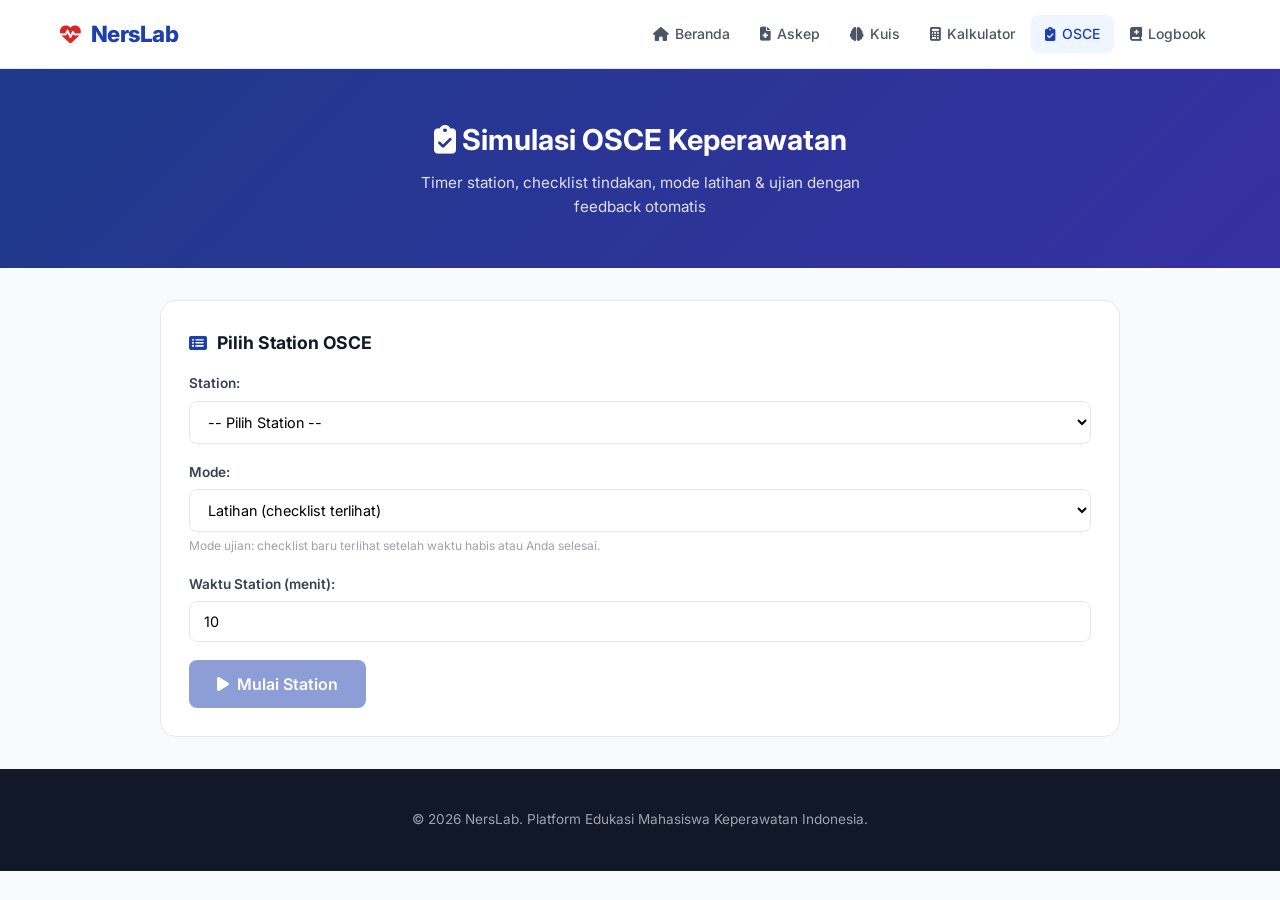
<file: pages/osce.html>
<!DOCTYPE html>
<html lang="id">
<head>
    <meta charset="UTF-8">
    <meta name="viewport" content="width=device-width, initial-scale=1.0">
    <title>Simulasi OSCE - NersLab</title>
    <link rel="stylesheet" href="../css/styles.css">
    <link rel="stylesheet" href="https://cdnjs.cloudflare.com/ajax/libs/font-awesome/6.4.0/css/all.min.css">
    <link href="https://fonts.googleapis.com/css2?family=Inter:wght@400;500;600;700;800&family=JetBrains+Mono:wght@700&display=swap" rel="stylesheet">
</head>
<body>
    <nav class="navbar">
        <div class="nav-container">
            <a href="../index.html" class="nav-logo"><i class="fas fa-heartbeat"></i> NersLab</a>
            <button class="nav-toggle" id="navToggle"><i class="fas fa-bars"></i></button>
            <ul class="nav-menu" id="navMenu">
                <li><a href="../index.html" class="nav-link"><i class="fas fa-home"></i> Beranda</a></li>
                <li><a href="askep.html" class="nav-link"><i class="fas fa-file-medical"></i> Askep</a></li>
                <li><a href="kuis.html" class="nav-link"><i class="fas fa-brain"></i> Kuis</a></li>
                <li><a href="kalkulator.html" class="nav-link"><i class="fas fa-calculator"></i> Kalkulator</a></li>
                <li><a href="osce.html" class="nav-link active"><i class="fas fa-clipboard-check"></i> OSCE</a></li>
                <li><a href="logbook.html" class="nav-link"><i class="fas fa-book-medical"></i> Logbook</a></li>
            </ul>
        </div>
    </nav>

    <div class="page-header">
        <h1><i class="fas fa-clipboard-check"></i> Simulasi OSCE Keperawatan</h1>
        <p>Timer station, checklist tindakan, mode latihan & ujian dengan feedback otomatis</p>
    </div>


    <div class="page-content">
        <!-- Setup -->
        <div class="card" id="osceSetup">
            <h3><i class="fas fa-list-alt"></i> Pilih Station OSCE</h3>
            <div class="form-group">
                <label for="osceStation">Station:</label>
                <select id="osceStation">
                    <option value="">-- Pilih Station --</option>
                    <option value="cuciTangan">Cuci Tangan (Hand Hygiene)</option>
                    <option value="ttv">Pemeriksaan TTV</option>
                    <option value="injeksiIM">Injeksi Intramuskular (IM)</option>
                    <option value="injeksiIV">Injeksi Intravena (IV)</option>
                    <option value="infus">Pemasangan Infus</option>
                    <option value="kateter">Pemasangan Kateter Urine</option>
                    <option value="komunikasi">Komunikasi Terapeutik</option>
                    <option value="oksigen">Pemberian Oksigen</option>
                    <option value="luka">Perawatan Luka</option>
                    <option value="pemfis">Pemeriksaan Fisik Dasar</option>
                </select>
            </div>
            <div class="form-group">
                <label for="osceMode">Mode:</label>
                <select id="osceMode">
                    <option value="latihan">Latihan (checklist terlihat)</option>
                    <option value="ujian">Ujian (checklist tersembunyi sampai selesai)</option>
                </select>
                <p class="form-hint">Mode ujian: checklist baru terlihat setelah waktu habis atau Anda selesai.</p>
            </div>
            <div class="form-group">
                <label for="osceTimer">Waktu Station (menit):</label>
                <input type="number" id="osceTimer" value="10" min="1" max="30">
            </div>
            <button class="btn btn-primary btn-lg" id="btnStartOsce" disabled>
                <i class="fas fa-play"></i> Mulai Station
            </button>
        </div>

        <!-- Scenario -->
        <div class="card" id="scenarioCard" style="display:none;">
            <h3><i class="fas fa-book-open"></i> Skenario Station</h3>
            <div id="scenarioText" class="alert alert-info"></div>
        </div>

        <!-- Timer -->
        <div class="card" id="timerCard" style="display:none;">
            <div style="display:flex;justify-content:space-between;align-items:center;flex-wrap:wrap;gap:10px;">
                <h3 id="stationTitle" style="margin:0;"></h3>
                <span class="badge badge-primary" id="modeLabel"></span>
            </div>
            <div class="timer-display" id="timerDisplay">10:00</div>
            <div class="progress-bar"><div class="progress-fill" id="timerProgress" style="width:100%;"></div></div>
            <div class="btn-group" style="justify-content:center;margin-top:14px;">
                <button class="btn btn-warning btn-sm" id="btnPause"><i class="fas fa-pause"></i> Pause</button>
                <button class="btn btn-danger btn-sm" id="btnStop"><i class="fas fa-stop"></i> Selesai</button>
            </div>
        </div>


        <!-- Checklist (shown in latihan, hidden in ujian until done) -->
        <div class="card" id="checklistCard" style="display:none;">
            <h3><i class="fas fa-tasks"></i> Checklist Tindakan</h3>
            <p style="color:var(--gray-500);font-size:0.85rem;margin-bottom:14px;" id="checklistHint">Centang setiap langkah yang sudah dilakukan</p>
            <div id="checklistContainer"></div>
        </div>

        <!-- Hidden message for exam mode -->
        <div class="card" id="examHiddenMsg" style="display:none;">
            <div class="empty-state">
                <i class="fas fa-eye-slash"></i>
                <h4>Checklist Tersembunyi (Mode Ujian)</h4>
                <p>Lakukan tindakan sesuai pengetahuan Anda. Checklist akan ditampilkan setelah Anda menyelesaikan station.</p>
            </div>
        </div>

        <!-- Result -->
        <div class="card" id="osceResult" style="display:none;">
            <h3><i class="fas fa-chart-bar"></i> Hasil Penilaian OSCE</h3>
            <div class="score-display">
                <div class="score-number" id="osceScore">0%</div>
                <div class="score-label">Skor Station</div>
            </div>
            <div class="progress-bar" style="margin:16px 0;"><div class="progress-fill" id="osceScoreBar" style="width:0%"></div></div>
            <div id="osceGrade" style="text-align:center;margin-bottom:16px;"></div>
            <div id="osceFeedback"></div>
            <div class="btn-group" style="justify-content:center;margin-top:20px;">
                <button class="btn btn-primary" id="btnRetryOsce"><i class="fas fa-redo"></i> Ulangi Station</button>
                <button class="btn btn-outline" id="btnBackOsce"><i class="fas fa-list"></i> Pilih Station Lain</button>
            </div>
        </div>

        <!-- Review checklist after exam -->
        <div class="card" id="reviewChecklist" style="display:none;">
            <h3><i class="fas fa-clipboard-list"></i> Review Checklist (Langkah yang Seharusnya)</h3>
            <p style="color:var(--gray-500);font-size:0.85rem;margin-bottom:14px;">Bandingkan dengan tindakan yang Anda lakukan</p>
            <div id="reviewContainer"></div>
        </div>
    </div>

    <div class="toast-container" id="toastContainer"></div>

    <footer class="footer">
        <div class="container">
            <p>&copy; 2026 NersLab. Platform Edukasi Mahasiswa Keperawatan Indonesia.</p>
        </div>
    </footer>

    <script src="../js/osce.js"></script>
    <script>
        document.getElementById('navToggle').addEventListener('click', () => {
            document.getElementById('navMenu').classList.toggle('active');
        });
    </script>
</body>
</html>
</file>
<file: css/styles.css>
/* ===== NersLab v2 - Professional Design System ===== */
:root {
    --primary: #1e40af;
    --primary-hover: #1d4ed8;
    --primary-light: #dbeafe;
    --primary-50: #eff6ff;
    --secondary: #047857;
    --secondary-light: #d1fae5;
    --accent: #ea580c;
    --accent-light: #ffedd5;
    --warning: #d97706;
    --warning-light: #fef3c7;
    --danger: #dc2626;
    --danger-light: #fee2e2;
    --success: #16a34a;
    --success-light: #dcfce7;
    --gray-50: #f9fafb;
    --gray-100: #f3f4f6;
    --gray-200: #e5e7eb;
    --gray-300: #d1d5db;
    --gray-400: #9ca3af;
    --gray-500: #6b7280;
    --gray-600: #4b5563;
    --gray-700: #374151;
    --gray-800: #1f2937;
    --gray-900: #111827;
    --white: #ffffff;
    --font-main: 'Inter', -apple-system, BlinkMacSystemFont, 'Segoe UI', sans-serif;
    --shadow-sm: 0 1px 2px rgba(0,0,0,0.05);
    --shadow: 0 4px 6px -1px rgba(0,0,0,0.07), 0 2px 4px -2px rgba(0,0,0,0.05);
    --shadow-md: 0 8px 16px -4px rgba(0,0,0,0.08), 0 4px 6px -2px rgba(0,0,0,0.04);
    --shadow-lg: 0 20px 25px -5px rgba(0,0,0,0.1), 0 8px 10px -6px rgba(0,0,0,0.04);
    --radius: 12px;
    --radius-sm: 8px;
    --radius-lg: 16px;
    --radius-xl: 24px;
    --transition: all 0.2s ease;
    --transition-slow: all 0.4s cubic-bezier(0.4, 0, 0.2, 1);
}


* { margin: 0; padding: 0; box-sizing: border-box; }
html { scroll-behavior: smooth; }
body {
    font-family: var(--font-main);
    background: var(--gray-50);
    color: var(--gray-800);
    line-height: 1.6;
    min-height: 100vh;
    -webkit-font-smoothing: antialiased;
}
.container { max-width: 1200px; margin: 0 auto; padding: 0 20px; }
img { max-width: 100%; height: auto; }
a { text-decoration: none; color: inherit; }

/* ===== Navbar ===== */
.navbar {
    background: rgba(255,255,255,0.95);
    backdrop-filter: blur(12px);
    border-bottom: 1px solid var(--gray-200);
    position: sticky;
    top: 0;
    z-index: 1000;
}
.nav-container {
    max-width: 1200px;
    margin: 0 auto;
    padding: 0 20px;
    display: flex;
    align-items: center;
    justify-content: space-between;
    height: 68px;
}


.nav-logo {
    font-size: 1.4rem;
    font-weight: 800;
    color: var(--primary);
    display: flex;
    align-items: center;
    gap: 10px;
    letter-spacing: -0.5px;
}
.nav-logo i { color: var(--danger); font-size: 1.3rem; }
.nav-menu { display: flex; list-style: none; gap: 2px; }
.nav-link {
    color: var(--gray-600);
    padding: 8px 14px;
    border-radius: var(--radius-sm);
    font-size: 0.875rem;
    font-weight: 500;
    transition: var(--transition);
    display: flex;
    align-items: center;
    gap: 6px;
}
.nav-link:hover, .nav-link.active {
    color: var(--primary);
    background: var(--primary-50);
}
.nav-toggle {
    display: none;
    background: none;
    border: none;
    font-size: 1.4rem;
    color: var(--gray-700);
    cursor: pointer;
    padding: 8px;
    border-radius: var(--radius-sm);
}
.nav-toggle:hover { background: var(--gray-100); }


/* ===== Hero ===== */
.hero {
    background: linear-gradient(135deg, #1e3a8a 0%, #3730a3 50%, #4f46e5 100%);
    color: var(--white);
    padding: 100px 20px 80px;
    text-align: center;
    position: relative;
    overflow: hidden;
}
.hero::before {
    content: '';
    position: absolute;
    top: -50%;
    left: -50%;
    width: 200%;
    height: 200%;
    background: radial-gradient(circle, rgba(255,255,255,0.03) 1px, transparent 1px);
    background-size: 30px 30px;
    animation: float 20s linear infinite;
}
@keyframes float { from { transform: translateY(0); } to { transform: translateY(30px); } }
.hero-content { position: relative; z-index: 2; max-width: 800px; margin: 0 auto; }
.hero-badge {
    display: inline-flex;
    align-items: center;
    gap: 6px;
    background: rgba(255,255,255,0.15);
    border: 1px solid rgba(255,255,255,0.25);
    padding: 6px 16px;
    border-radius: 50px;
    font-size: 0.8rem;
    font-weight: 500;
    margin-bottom: 24px;
    backdrop-filter: blur(4px);
}
.hero-content h1 {
    font-size: 2.8rem;
    font-weight: 800;
    line-height: 1.2;
    margin-bottom: 20px;
    letter-spacing: -1px;
}
.hero-subtitle {
    font-size: 1.1rem;
    opacity: 0.9;
    max-width: 640px;
    margin: 0 auto 32px;
    line-height: 1.7;
}
.hero-cta { display: flex; gap: 12px; justify-content: center; flex-wrap: wrap; }
.hero-cta .btn { padding: 14px 24px; font-size: 0.95rem; }


/* ===== Stats Bar ===== */
.stats-bar {
    background: var(--white);
    border-bottom: 1px solid var(--gray-200);
    padding: 20px;
}
.stats-grid {
    display: grid;
    grid-template-columns: repeat(auto-fit, minmax(150px, 1fr));
    gap: 20px;
    max-width: 900px;
    margin: 0 auto;
    text-align: center;
}
.stat-item .stat-number { font-size: 1.8rem; font-weight: 800; color: var(--primary); }
.stat-item .stat-label { font-size: 0.8rem; color: var(--gray-500); margin-top: 2px; }

/* ===== Features Section ===== */
.features { padding: 80px 20px; }
.section-header { text-align: center; margin-bottom: 48px; }
.section-header h2 { font-size: 2rem; font-weight: 700; color: var(--gray-900); margin-bottom: 12px; }
.section-header p { color: var(--gray-500); font-size: 1rem; max-width: 500px; margin: 0 auto; }
.feature-grid {
    display: grid;
    grid-template-columns: repeat(auto-fit, minmax(320px, 1fr));
    gap: 20px;
}
.feature-card {
    background: var(--white);
    border-radius: var(--radius-lg);
    padding: 28px;
    border: 1px solid var(--gray-200);
    transition: var(--transition);
    display: block;
    position: relative;
    overflow: hidden;
}
.feature-card:hover {
    transform: translateY(-4px);
    box-shadow: var(--shadow-lg);
    border-color: var(--primary-light);
}
.feature-card .feature-icon {
    width: 52px;
    height: 52px;
    border-radius: var(--radius);
    display: flex;
    align-items: center;
    justify-content: center;
    font-size: 1.3rem;
    margin-bottom: 16px;
}


.feature-card .feature-icon.icon-blue { background: var(--primary-light); color: var(--primary); }
.feature-card .feature-icon.icon-green { background: var(--secondary-light); color: var(--secondary); }
.feature-card .feature-icon.icon-orange { background: var(--accent-light); color: var(--accent); }
.feature-card .feature-icon.icon-purple { background: #ede9fe; color: #7c3aed; }
.feature-card .feature-icon.icon-pink { background: #fce7f3; color: #db2777; }
.feature-card h3 { font-size: 1.1rem; font-weight: 700; color: var(--gray-900); margin-bottom: 8px; }
.feature-card p { font-size: 0.875rem; color: var(--gray-500); line-height: 1.6; margin-bottom: 16px; }
.feature-tag {
    display: inline-flex;
    align-items: center;
    gap: 4px;
    padding: 4px 10px;
    border-radius: 50px;
    font-size: 0.7rem;
    font-weight: 600;
    text-transform: uppercase;
    letter-spacing: 0.5px;
}
.tag-high { background: var(--success-light); color: var(--success); }
.tag-med { background: var(--warning-light); color: var(--warning); }
.tag-soon { background: var(--gray-100); color: var(--gray-500); }

/* ===== Disclaimer ===== */
.disclaimer {
    background: var(--warning-light);
    border: 1px solid #fcd34d;
    border-radius: var(--radius);
    padding: 16px 20px;
    margin: 0 auto 40px;
    max-width: 1200px;
    display: flex;
    align-items: flex-start;
    gap: 12px;
}
.disclaimer i { color: var(--warning); margin-top: 2px; flex-shrink: 0; }
.disclaimer p { font-size: 0.8rem; color: var(--gray-700); line-height: 1.5; }


/* ===== Footer ===== */
.footer { background: var(--gray-900); color: var(--gray-400); padding: 40px 20px; text-align: center; }
.footer p { font-size: 0.85rem; }
.footer-links { margin-top: 12px; display: flex; justify-content: center; gap: 20px; }
.footer-links a { color: var(--gray-400); font-size: 0.8rem; transition: var(--transition); }
.footer-links a:hover { color: var(--white); }

/* ===== Page Header ===== */
.page-header {
    background: linear-gradient(135deg, #1e3a8a 0%, #3730a3 100%);
    color: var(--white);
    padding: 48px 20px;
    text-align: center;
}
.page-header h1 { font-size: 1.8rem; font-weight: 700; margin-bottom: 8px; }
.page-header p { opacity: 0.85; font-size: 0.95rem; max-width: 500px; margin: 0 auto; }
.page-content { max-width: 1000px; margin: 32px auto; padding: 0 20px; }

/* ===== Card ===== */
.card {
    background: var(--white);
    border-radius: var(--radius-lg);
    padding: 28px;
    border: 1px solid var(--gray-200);
    margin-bottom: 20px;
    transition: var(--transition);
}
.card:hover { box-shadow: var(--shadow-sm); }
.card h3 { font-size: 1.1rem; font-weight: 700; color: var(--gray-900); margin-bottom: 16px; display: flex; align-items: center; gap: 10px; }
.card h3 i { color: var(--primary); font-size: 1rem; }


/* ===== Forms ===== */
.form-group { margin-bottom: 18px; }
.form-group label {
    display: block;
    font-weight: 600;
    margin-bottom: 6px;
    color: var(--gray-700);
    font-size: 0.85rem;
}
.form-group input, .form-group textarea, .form-group select {
    width: 100%;
    padding: 11px 14px;
    border: 1.5px solid var(--gray-200);
    border-radius: var(--radius-sm);
    font-size: 0.9rem;
    transition: var(--transition);
    font-family: var(--font-main);
    background: var(--white);
}
.form-group input:focus, .form-group textarea:focus, .form-group select:focus {
    outline: none;
    border-color: var(--primary);
    box-shadow: 0 0 0 3px rgba(30, 64, 175, 0.1);
}
.form-group textarea { min-height: 100px; resize: vertical; }
.form-group .form-hint { font-size: 0.75rem; color: var(--gray-400); margin-top: 4px; }
.form-group.error input, .form-group.error textarea, .form-group.error select {
    border-color: var(--danger);
    box-shadow: 0 0 0 3px rgba(220, 38, 38, 0.08);
}
.form-group .error-msg { font-size: 0.75rem; color: var(--danger); margin-top: 4px; display: none; }
.form-group.error .error-msg { display: block; }


/* ===== Buttons ===== */
.btn {
    display: inline-flex;
    align-items: center;
    gap: 8px;
    padding: 10px 20px;
    border: none;
    border-radius: var(--radius-sm);
    font-size: 0.875rem;
    font-weight: 600;
    cursor: pointer;
    transition: var(--transition);
    font-family: var(--font-main);
    white-space: nowrap;
}
.btn:disabled { opacity: 0.5; cursor: not-allowed; }
.btn-primary { background: var(--primary); color: var(--white); }
.btn-primary:hover:not(:disabled) { background: var(--primary-hover); transform: translateY(-1px); box-shadow: var(--shadow); }
.btn-white { background: var(--white); color: var(--primary); }
.btn-white:hover { background: var(--gray-50); transform: translateY(-1px); }
.btn-success { background: var(--success); color: var(--white); }
.btn-success:hover:not(:disabled) { background: #15803d; }
.btn-warning { background: var(--warning); color: var(--white); }
.btn-warning:hover:not(:disabled) { background: #b45309; }
.btn-danger { background: var(--danger); color: var(--white); }
.btn-danger:hover:not(:disabled) { background: #b91c1c; }
.btn-outline { background: transparent; border: 1.5px solid var(--gray-300); color: var(--gray-700); }
.btn-outline:hover { border-color: var(--primary); color: var(--primary); background: var(--primary-50); }
.btn-ghost { background: transparent; color: var(--primary); }
.btn-ghost:hover { background: var(--primary-50); }
.btn-sm { padding: 7px 12px; font-size: 0.8rem; }
.btn-lg { padding: 14px 28px; font-size: 1rem; }
.btn-group { display: flex; gap: 10px; flex-wrap: wrap; }


/* ===== Alerts ===== */
.alert { padding: 14px 16px; border-radius: var(--radius-sm); margin-bottom: 16px; font-size: 0.85rem; display: flex; align-items: flex-start; gap: 10px; line-height: 1.5; }
.alert i { margin-top: 2px; flex-shrink: 0; }
.alert-success { background: var(--success-light); color: #166534; border: 1px solid #86efac; }
.alert-info { background: var(--primary-light); color: #1e40af; border: 1px solid #93c5fd; }
.alert-warning { background: var(--warning-light); color: #92400e; border: 1px solid #fcd34d; }
.alert-danger { background: var(--danger-light); color: #991b1b; border: 1px solid #fca5a5; }

/* ===== Toast Notification ===== */
.toast-container { position: fixed; top: 80px; right: 20px; z-index: 9999; display: flex; flex-direction: column; gap: 8px; }
.toast {
    background: var(--white);
    border: 1px solid var(--gray-200);
    border-radius: var(--radius);
    padding: 14px 20px;
    box-shadow: var(--shadow-lg);
    display: flex;
    align-items: center;
    gap: 10px;
    font-size: 0.875rem;
    font-weight: 500;
    min-width: 280px;
    animation: slideIn 0.3s ease;
    transition: var(--transition);
}
.toast.toast-success { border-left: 4px solid var(--success); }
.toast.toast-error { border-left: 4px solid var(--danger); }
.toast.toast-info { border-left: 4px solid var(--primary); }
.toast.toast-warning { border-left: 4px solid var(--warning); }
.toast.hiding { opacity: 0; transform: translateX(100%); }
@keyframes slideIn { from { opacity: 0; transform: translateX(100%); } to { opacity: 1; transform: translateX(0); } }


/* ===== Tabs ===== */
.tabs { display: flex; gap: 2px; border-bottom: 2px solid var(--gray-100); margin-bottom: 24px; overflow-x: auto; }
.tab-btn {
    padding: 12px 20px;
    border: none;
    background: none;
    color: var(--gray-500);
    font-weight: 600;
    font-size: 0.85rem;
    cursor: pointer;
    border-bottom: 2px solid transparent;
    margin-bottom: -2px;
    transition: var(--transition);
    white-space: nowrap;
    font-family: var(--font-main);
}
.tab-btn:hover { color: var(--primary); }
.tab-btn.active { color: var(--primary); border-bottom-color: var(--primary); }
.tab-content { display: none; animation: fadeIn 0.3s ease; }
.tab-content.active { display: block; }
@keyframes fadeIn { from { opacity: 0; transform: translateY(8px); } to { opacity: 1; transform: translateY(0); } }

/* ===== Progress Bar ===== */
.progress-bar { width: 100%; height: 6px; background: var(--gray-100); border-radius: 3px; overflow: hidden; }
.progress-fill { height: 100%; background: linear-gradient(90deg, var(--primary), #6366f1); border-radius: 3px; transition: width 0.5s ease; }

/* ===== Stepper ===== */
.stepper { display: flex; align-items: center; gap: 0; margin-bottom: 28px; overflow-x: auto; padding-bottom: 4px; }
.step-item { display: flex; align-items: center; gap: 8px; flex-shrink: 0; }
.step-circle {
    width: 32px; height: 32px;
    border-radius: 50%;
    display: flex; align-items: center; justify-content: center;
    font-size: 0.75rem; font-weight: 700;
    background: var(--gray-100); color: var(--gray-400);
    border: 2px solid var(--gray-200);
    transition: var(--transition);
}
.step-item.active .step-circle { background: var(--primary); color: var(--white); border-color: var(--primary); }
.step-item.done .step-circle { background: var(--success); color: var(--white); border-color: var(--success); }
.step-label { font-size: 0.75rem; color: var(--gray-400); font-weight: 500; }
.step-item.active .step-label { color: var(--primary); font-weight: 600; }
.step-item.done .step-label { color: var(--success); }
.step-line { width: 24px; height: 2px; background: var(--gray-200); flex-shrink: 0; margin: 0 4px; }
.step-line.done { background: var(--success); }


/* ===== Quiz Options ===== */
.quiz-option {
    display: flex;
    align-items: center;
    gap: 14px;
    width: 100%;
    padding: 14px 18px;
    margin-bottom: 10px;
    border: 1.5px solid var(--gray-200);
    border-radius: var(--radius);
    background: var(--white);
    font-size: 0.9rem;
    cursor: pointer;
    transition: var(--transition);
    text-align: left;
    font-family: var(--font-main);
    line-height: 1.5;
}
.quiz-option:hover:not(.disabled) { border-color: var(--primary); background: var(--primary-50); }
.quiz-option .option-letter {
    display: inline-flex; align-items: center; justify-content: center;
    width: 32px; height: 32px; border-radius: 50%;
    background: var(--gray-100); font-weight: 700; font-size: 0.8rem; flex-shrink: 0;
}
.quiz-option.correct { border-color: var(--success); background: var(--success-light); }
.quiz-option.correct .option-letter { background: var(--success); color: var(--white); }
.quiz-option.wrong { border-color: var(--danger); background: var(--danger-light); }
.quiz-option.wrong .option-letter { background: var(--danger); color: var(--white); }
.quiz-option.disabled { pointer-events: none; opacity: 0.9; }

/* ===== Timer ===== */
.timer-display {
    font-size: 3.5rem; font-weight: 800; text-align: center;
    color: var(--primary); font-family: 'JetBrains Mono', monospace; padding: 16px;
    letter-spacing: 2px;
}
.timer-display.warning { color: var(--warning); }
.timer-display.danger { color: var(--danger); animation: pulse 1s infinite; }
@keyframes pulse { 0%, 100% { opacity: 1; } 50% { opacity: 0.6; } }


/* ===== Checklist ===== */
.checklist-item {
    display: flex; align-items: center; gap: 12px;
    padding: 12px 14px; border-bottom: 1px solid var(--gray-100);
    transition: var(--transition); border-radius: var(--radius-sm);
}
.checklist-item:hover { background: var(--gray-50); }
.checklist-item input[type="checkbox"] { width: 18px; height: 18px; accent-color: var(--primary); cursor: pointer; flex-shrink: 0; }
.checklist-item label { cursor: pointer; font-size: 0.875rem; }
.checklist-item.checked label { text-decoration: line-through; color: var(--gray-400); }

/* ===== Score ===== */
.score-display { text-align: center; padding: 24px; }
.score-number { font-size: 3.5rem; font-weight: 800; color: var(--primary); line-height: 1; }
.score-label { font-size: 0.875rem; color: var(--gray-500); margin-top: 6px; }

/* ===== Calc Result ===== */
.calc-result {
    background: linear-gradient(135deg, var(--primary-50), var(--primary-light));
    border: 1.5px solid rgba(30, 64, 175, 0.2);
    border-radius: var(--radius-lg);
    padding: 24px; text-align: center; margin: 20px 0;
}
.calc-result .result-value { font-size: 2.2rem; font-weight: 800; color: var(--primary); }
.calc-result .result-unit { font-size: 0.9rem; color: var(--gray-600); margin-top: 4px; }
.calc-steps { background: var(--gray-50); border-radius: var(--radius); padding: 18px; margin-top: 16px; }
.calc-steps h4 { margin-bottom: 10px; color: var(--gray-700); font-size: 0.9rem; }
.calc-steps ol { padding-left: 20px; }
.calc-steps li { margin-bottom: 8px; color: var(--gray-600); font-size: 0.85rem; line-height: 1.6; }

/* ===== Empty State ===== */
.empty-state { text-align: center; padding: 48px 20px; }
.empty-state i { font-size: 3rem; color: var(--gray-300); margin-bottom: 16px; }
.empty-state h4 { color: var(--gray-500); font-size: 1rem; margin-bottom: 8px; }
.empty-state p { color: var(--gray-400); font-size: 0.85rem; }

/* ===== Badge ===== */
.badge {
    display: inline-flex; align-items: center; gap: 4px;
    padding: 4px 10px; border-radius: 50px;
    font-size: 0.7rem; font-weight: 600; text-transform: uppercase; letter-spacing: 0.3px;
}
.badge-primary { background: var(--primary-light); color: var(--primary); }
.badge-success { background: var(--success-light); color: var(--success); }
.badge-warning { background: var(--warning-light); color: var(--warning); }


/* ===== Tables ===== */
.table-wrapper { overflow-x: auto; }
table { width: 100%; border-collapse: collapse; font-size: 0.85rem; }
th, td { padding: 12px 14px; text-align: left; border-bottom: 1px solid var(--gray-100); }
th { background: var(--gray-50); font-weight: 600; color: var(--gray-600); font-size: 0.75rem; text-transform: uppercase; letter-spacing: 0.5px; }
tr:hover td { background: var(--gray-50); }

/* ===== Responsive ===== */
@media (max-width: 768px) {
    .nav-toggle { display: block; }
    .nav-menu {
        display: none; position: absolute; top: 68px; left: 0; right: 0;
        background: var(--white); flex-direction: column; padding: 12px;
        box-shadow: var(--shadow-lg); border-bottom: 1px solid var(--gray-200);
    }
    .nav-menu.active { display: flex; }
    .hero { padding: 60px 20px 50px; }
    .hero-content h1 { font-size: 2rem; }
    .hero-subtitle { font-size: 0.95rem; }
    .hero-cta { flex-direction: column; align-items: center; }
    .feature-grid { grid-template-columns: 1fr; }
    .stepper { gap: 0; }
    .step-label { display: none; }
    .timer-display { font-size: 2.5rem; }
    .score-number { font-size: 2.5rem; }
    .btn-group { flex-direction: column; }
    .stats-grid { grid-template-columns: repeat(2, 1fr); }
    .toast-container { left: 20px; right: 20px; }
    .toast { min-width: auto; }
}
@media (max-width: 480px) {
    .nav-container { padding: 0 14px; }
    .hero { padding: 48px 16px 40px; }
    .page-header { padding: 36px 16px; }
    .card { padding: 20px; }
    .page-content { padding: 0 16px; }
}
</file>
<file: ai-love-message/styles.css>
/* ============================================
   AI Love Message Generator - Styles
   Romantic, modern, glassmorphism design
   ============================================ */

:root {
    --primary: #ff6b9d;
    --primary-dark: #e84580;
    --secondary: #c44dff;
    --accent: #ff9a9e;
    --bg-start: #ffecd2;
    --bg-end: #fcb69f;
    --card-bg: rgba(255, 255, 255, 0.25);
    --card-border: rgba(255, 255, 255, 0.4);
    --text-dark: #2d1b4e;
    --text-medium: #5a3d7a;
    --text-light: #8b6ba3;
    --error: #ff4757;
    --success: #2ed573;
    --white: #ffffff;
    --shadow: 0 8px 32px rgba(31, 38, 135, 0.15);
    --shadow-hover: 0 12px 40px rgba(31, 38, 135, 0.25);
    --radius: 20px;
    --radius-sm: 12px;
    --transition: all 0.3s cubic-bezier(0.4, 0, 0.2, 1);
}

body.theme-night-sky {
    --bg-start: #0f0c29;
    --bg-end: #302b63;
    --card-bg: rgba(255, 255, 255, 0.08);
    --card-border: rgba(255, 255, 255, 0.15);
    --text-dark: #ffffff;
    --text-medium: #e0d6ff;
    --text-light: #b8a9d4;
    --primary: #a78bfa;
    --primary-dark: #7c3aed;
}

body.theme-cute-sticker {
    --bg-start: #fff1eb;
    --bg-end: #ace0f9;
    --primary: #ff6f91;
    --primary-dark: #ff3d71;
    --card-bg: rgba(255, 255, 255, 0.6);
    --card-border: rgba(255, 111, 145, 0.3);
}

body.theme-elegant-letter {
    --bg-start: #f5f0e8;
    --bg-end: #e8ddd0;
    --primary: #8b6914;
    --primary-dark: #6b4f0e;
    --secondary: #a0845c;
    --card-bg: rgba(255, 252, 245, 0.7);
    --card-border: rgba(139, 105, 20, 0.2);
    --text-dark: #3d2e0a;
    --text-medium: #5c4a1f;
    --text-light: #8b7340;
}


* {
    margin: 0;
    padding: 0;
    box-sizing: border-box;
}

html {
    scroll-behavior: smooth;
}

body {
    font-family: 'Poppins', sans-serif;
    background: linear-gradient(135deg, var(--bg-start), var(--bg-end));
    min-height: 100vh;
    color: var(--text-dark);
    overflow-x: hidden;
    position: relative;
}

.floating-elements {
    position: fixed;
    top: 0;
    left: 0;
    width: 100%;
    height: 100%;
    pointer-events: none;
    z-index: 0;
    overflow: hidden;
}

.float-item {
    position: absolute;
    animation: floatUp linear infinite;
    opacity: 0.6;
    font-size: 1.5rem;
}

@keyframes floatUp {
    0% {
        transform: translateY(100vh) rotate(0deg) scale(0.5);
        opacity: 0;
    }
    10% { opacity: 0.6; }
    90% { opacity: 0.4; }
    100% {
        transform: translateY(-10vh) rotate(360deg) scale(1);
        opacity: 0;
    }
}

.container {
    max-width: 600px;
    margin: 0 auto;
    padding: 20px 16px;
    position: relative;
    z-index: 1;
}


.header {
    text-align: center;
    padding: 40px 0 30px;
    animation: fadeInDown 0.8s ease;
}

.logo {
    font-size: 4rem;
    margin-bottom: 10px;
    animation: pulse 2s ease-in-out infinite;
}

.title {
    font-family: 'Dancing Script', cursive;
    font-size: 2.5rem;
    font-weight: 700;
    color: var(--text-dark);
    margin-bottom: 8px;
    text-shadow: 0 2px 10px rgba(255, 107, 157, 0.3);
}

.subtitle {
    font-size: 1rem;
    color: var(--text-medium);
    font-weight: 300;
}

.glass-card {
    background: var(--card-bg);
    backdrop-filter: blur(20px);
    -webkit-backdrop-filter: blur(20px);
    border: 1px solid var(--card-border);
    border-radius: var(--radius);
    padding: 30px 24px;
    box-shadow: var(--shadow);
    transition: var(--transition);
}

.glass-card:hover {
    box-shadow: var(--shadow-hover);
}

.card-title {
    text-align: center;
    font-size: 1.3rem;
    font-weight: 600;
    color: var(--text-dark);
    margin-bottom: 24px;
}


.form-group {
    margin-bottom: 20px;
}

.form-group label {
    display: block;
    font-size: 0.9rem;
    font-weight: 500;
    color: var(--text-medium);
    margin-bottom: 8px;
}

.required {
    color: var(--error);
}

.form-group input,
.form-group select {
    width: 100%;
    padding: 14px 16px;
    border: 2px solid var(--card-border);
    border-radius: var(--radius-sm);
    background: rgba(255, 255, 255, 0.5);
    font-family: 'Poppins', sans-serif;
    font-size: 0.95rem;
    color: var(--text-dark);
    transition: var(--transition);
    outline: none;
}

.form-group input:focus,
.form-group select:focus {
    border-color: var(--primary);
    box-shadow: 0 0 0 3px rgba(255, 107, 157, 0.15);
    background: rgba(255, 255, 255, 0.7);
}

.form-group input::placeholder {
    color: var(--text-light);
}

.form-group input.error,
.form-group select.error {
    border-color: var(--error);
    box-shadow: 0 0 0 3px rgba(255, 71, 87, 0.1);
}

.error-msg {
    display: none;
    font-size: 0.8rem;
    color: var(--error);
    margin-top: 6px;
    animation: shake 0.4s ease;
}

.error-msg.show {
    display: block;
}


.theme-options {
    display: grid;
    grid-template-columns: repeat(2, 1fr);
    gap: 10px;
}

.theme-option {
    display: flex;
    align-items: center;
    gap: 8px;
    padding: 12px 14px;
    border: 2px solid var(--card-border);
    border-radius: var(--radius-sm);
    cursor: pointer;
    transition: var(--transition);
    background: rgba(255, 255, 255, 0.3);
}

.theme-option:hover {
    border-color: var(--primary);
    background: rgba(255, 255, 255, 0.5);
}

.theme-option.active {
    border-color: var(--primary);
    background: rgba(255, 107, 157, 0.1);
}

.theme-option input {
    display: none;
}

.theme-preview {
    width: 24px;
    height: 24px;
    border-radius: 50%;
    flex-shrink: 0;
}

.theme-preview.pink-love {
    background: linear-gradient(135deg, #ff9a9e, #fecfef);
}

.theme-preview.night-sky {
    background: linear-gradient(135deg, #0f0c29, #302b63);
}

.theme-preview.cute-sticker {
    background: linear-gradient(135deg, #fff1eb, #ace0f9);
}

.theme-preview.elegant-letter {
    background: linear-gradient(135deg, #f5f0e8, #d4a574);
}

.theme-name {
    font-size: 0.82rem;
    font-weight: 500;
    color: var(--text-medium);
}


.btn {
    display: inline-flex;
    align-items: center;
    justify-content: center;
    gap: 8px;
    padding: 14px 28px;
    border: none;
    border-radius: var(--radius-sm);
    font-family: 'Poppins', sans-serif;
    font-size: 1rem;
    font-weight: 600;
    cursor: pointer;
    transition: var(--transition);
    text-decoration: none;
}

.btn-primary {
    width: 100%;
    background: linear-gradient(135deg, var(--primary), var(--secondary));
    color: var(--white);
    box-shadow: 0 4px 15px rgba(255, 107, 157, 0.4);
    margin-top: 10px;
}

.btn-primary:hover {
    transform: translateY(-2px);
    box-shadow: 0 6px 20px rgba(255, 107, 157, 0.5);
}

.btn-primary:active {
    transform: translateY(0);
}

.btn-primary:disabled {
    opacity: 0.7;
    cursor: not-allowed;
    transform: none;
}

.spinner {
    display: inline-block;
    width: 18px;
    height: 18px;
    border: 3px solid rgba(255, 255, 255, 0.3);
    border-top-color: var(--white);
    border-radius: 50%;
    animation: spin 0.8s linear infinite;
}

@keyframes spin {
    to { transform: rotate(360deg); }
}


.loading-card {
    text-align: center;
    padding: 50px 30px;
}

.heart-beat {
    font-size: 4rem;
    animation: heartbeat 1.2s ease-in-out infinite;
}

@keyframes heartbeat {
    0%, 100% { transform: scale(1); }
    25% { transform: scale(1.1); }
    50% { transform: scale(1); }
    75% { transform: scale(1.05); }
}

.loading-text {
    margin-top: 20px;
    font-size: 1rem;
    color: var(--text-medium);
    font-weight: 400;
}

.loading-dots {
    display: flex;
    justify-content: center;
    gap: 6px;
    margin-top: 16px;
}

.loading-dots span {
    width: 10px;
    height: 10px;
    border-radius: 50%;
    background: var(--primary);
    animation: bounce 1.4s ease-in-out infinite;
}

.loading-dots span:nth-child(2) { animation-delay: 0.2s; }
.loading-dots span:nth-child(3) { animation-delay: 0.4s; }

@keyframes bounce {
    0%, 80%, 100% { transform: scale(0.6); opacity: 0.4; }
    40% { transform: scale(1); opacity: 1; }
}


.result-section {
    animation: fadeInUp 0.6s ease;
}

.result-card {
    text-align: center;
    position: relative;
    overflow: hidden;
    padding: 40px 28px;
}

.result-decoration {
    position: absolute;
    top: 0;
    left: 0;
    right: 0;
    display: flex;
    justify-content: space-between;
    padding: 15px 20px;
    font-size: 1.5rem;
    opacity: 0.6;
}

.result-title {
    font-family: 'Dancing Script', cursive;
    font-size: 2rem;
    font-weight: 700;
    color: var(--primary);
    margin-bottom: 16px;
}

.result-opening {
    font-size: 0.95rem;
    color: var(--text-light);
    margin-bottom: 20px;
    font-style: italic;
}

.result-message {
    background: rgba(255, 255, 255, 0.3);
    border-radius: var(--radius-sm);
    padding: 24px 20px;
    margin-bottom: 20px;
    border-left: 4px solid var(--primary);
}

.result-message p {
    font-size: 1.05rem;
    line-height: 1.7;
    color: var(--text-dark);
    font-weight: 400;
}

.result-closing {
    font-size: 0.9rem;
    color: var(--text-medium);
    margin-bottom: 24px;
    font-weight: 500;
}


.btn-surprise {
    background: linear-gradient(135deg, var(--accent), var(--primary));
    color: var(--white);
    padding: 12px 24px;
    box-shadow: 0 4px 15px rgba(255, 107, 157, 0.3);
    animation: pulse 2s ease-in-out infinite;
}

.btn-surprise:hover {
    transform: scale(1.05);
}

.surprise-content {
    margin-top: 20px;
    padding: 20px;
    background: rgba(255, 255, 255, 0.3);
    border-radius: var(--radius-sm);
    animation: fadeInUp 0.5s ease;
}

.surprise-emoji {
    font-size: 2rem;
    margin-bottom: 10px;
    animation: wiggle 1s ease-in-out infinite;
}

.surprise-text {
    font-size: 0.95rem;
    color: var(--text-medium);
    font-weight: 500;
}

.action-buttons {
    display: grid;
    grid-template-columns: repeat(2, 1fr);
    gap: 10px;
    margin-top: 20px;
}

.btn-action {
    background: var(--card-bg);
    backdrop-filter: blur(10px);
    border: 1px solid var(--card-border);
    color: var(--text-dark);
    padding: 12px 16px;
    font-size: 0.85rem;
    border-radius: var(--radius-sm);
}

.btn-action:hover {
    background: rgba(255, 255, 255, 0.5);
    transform: translateY(-2px);
    box-shadow: var(--shadow);
}

.btn-reset {
    background: rgba(255, 71, 87, 0.1);
    border-color: rgba(255, 71, 87, 0.3);
    color: var(--error);
}

.btn-reset:hover {
    background: rgba(255, 71, 87, 0.2);
}


.link-info {
    margin-top: 16px;
    padding: 16px;
    background: rgba(46, 213, 115, 0.1);
    border: 1px solid rgba(46, 213, 115, 0.3);
    border-radius: var(--radius-sm);
    text-align: center;
    animation: fadeInUp 0.4s ease;
}

.link-info p {
    font-size: 0.85rem;
    color: var(--success);
    font-weight: 500;
    margin-bottom: 10px;
}

.link-info input {
    width: 100%;
    padding: 10px 12px;
    border: 1px solid var(--card-border);
    border-radius: 8px;
    font-size: 0.8rem;
    background: rgba(255, 255, 255, 0.5);
    color: var(--text-dark);
    margin-bottom: 10px;
}

.btn-small {
    padding: 8px 16px;
    font-size: 0.8rem;
    background: var(--success);
    color: var(--white);
    border-radius: 8px;
}

.btn-small:hover {
    opacity: 0.9;
    transform: translateY(-1px);
}

.toast {
    position: fixed;
    bottom: 30px;
    left: 50%;
    transform: translateX(-50%) translateY(100px);
    background: var(--text-dark);
    color: var(--white);
    padding: 14px 24px;
    border-radius: 30px;
    font-size: 0.9rem;
    font-weight: 500;
    box-shadow: 0 4px 20px rgba(0, 0, 0, 0.3);
    z-index: 1000;
    opacity: 0;
    transition: all 0.4s cubic-bezier(0.68, -0.55, 0.265, 1.55);
    pointer-events: none;
}

.toast.show {
    opacity: 1;
    transform: translateX(-50%) translateY(0);
}

.footer {
    text-align: center;
    padding: 30px 0;
    color: var(--text-light);
    font-size: 0.85rem;
}

.footer-note {
    margin-top: 6px;
    font-size: 0.78rem;
    opacity: 0.7;
}


@keyframes fadeInDown {
    from { opacity: 0; transform: translateY(-20px); }
    to { opacity: 1; transform: translateY(0); }
}

@keyframes fadeInUp {
    from { opacity: 0; transform: translateY(20px); }
    to { opacity: 1; transform: translateY(0); }
}

@keyframes pulse {
    0%, 100% { transform: scale(1); }
    50% { transform: scale(1.05); }
}

@keyframes shake {
    0%, 100% { transform: translateX(0); }
    25% { transform: translateX(-5px); }
    75% { transform: translateX(5px); }
}

@keyframes wiggle {
    0%, 100% { transform: rotate(0deg); }
    25% { transform: rotate(-5deg); }
    75% { transform: rotate(5deg); }
}

@media (max-width: 480px) {
    .container { padding: 12px 12px; }
    .header { padding: 30px 0 20px; }
    .logo { font-size: 3rem; }
    .title { font-size: 2rem; }
    .glass-card { padding: 24px 18px; }
    .theme-options { grid-template-columns: 1fr 1fr; gap: 8px; }
    .theme-option { padding: 10px 10px; }
    .theme-name { font-size: 0.75rem; }
    .action-buttons { grid-template-columns: repeat(2, 1fr); gap: 8px; }
    .btn-action { font-size: 0.8rem; padding: 10px 12px; }
    .result-title { font-size: 1.7rem; }
    .result-message { padding: 18px 14px; }
    .result-message p { font-size: 0.95rem; }
}

@media (min-width: 768px) {
    .container { padding: 30px 20px; }
    .header { padding: 50px 0 40px; }
    .title { font-size: 3rem; }
    .glass-card { padding: 36px 32px; }
    .action-buttons { grid-template-columns: repeat(4, 1fr); }
}

.view-mode .form-section { display: none; }
.view-mode .header .subtitle { display: none; }

@media (prefers-reduced-motion: reduce) {
    *, *::before, *::after {
        animation-duration: 0.01ms !important;
        animation-iteration-count: 1 !important;
        transition-duration: 0.01ms !important;
    }
    .float-item { display: none; }
}

::selection {
    background: rgba(255, 107, 157, 0.3);
    color: var(--text-dark);
}
</file>
